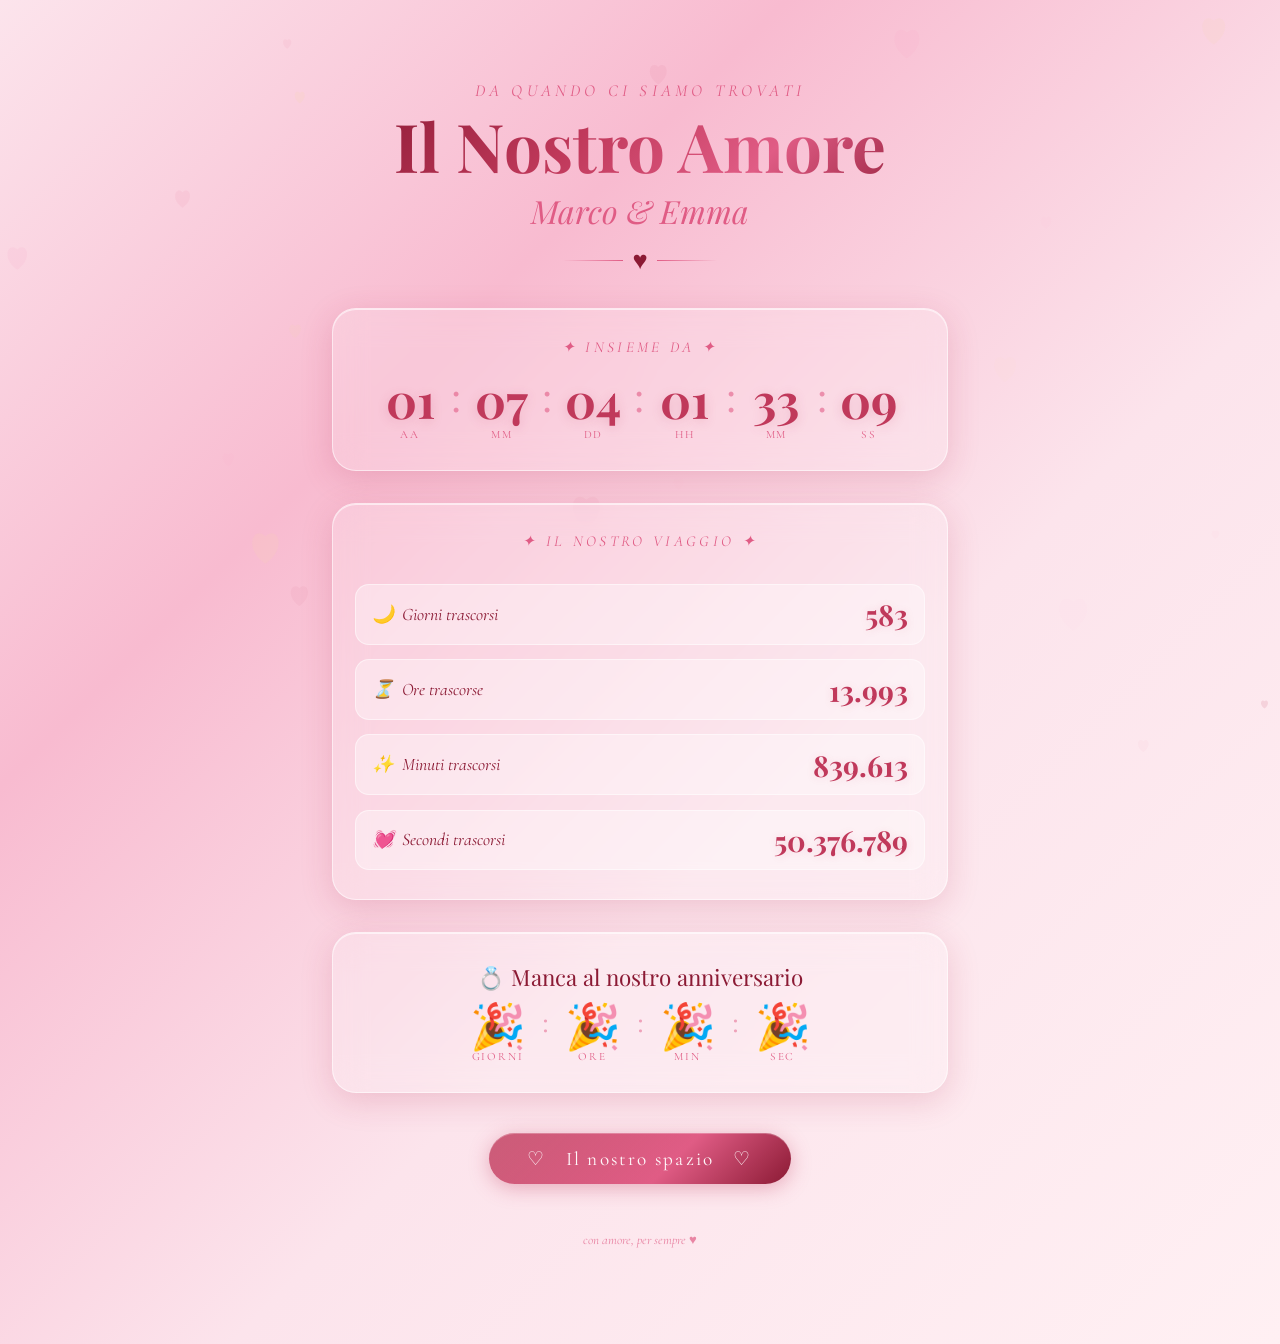
<file: index.html>
<!DOCTYPE html>
<html lang="it">
<head>
  <meta charset="UTF-8" />
  <meta name="viewport" content="width=device-width, initial-scale=1.0" />
  <title>Marco & Emma 💗</title>
  <link rel="stylesheet" href="css/style.css" />
</head>
<body>

<!-- Canvas cuori animati sullo sfondo -->
<canvas id="hearts-canvas"></canvas>

<div class="page-wrapper">

  <!-- ═══════════ HEADER ═══════════ -->
  <header class="header">
    <!-- MODIFICA: sottotitolo -->
    <div class="sub">da quando ci siamo trovati</div>
    <!-- MODIFICA: titolo principale -->
    <h1>Il Nostro Amore</h1>
    <!-- MODIFICA: nomi -->
    <div class="names">Marco &amp; Emma</div>
    <div class="heart-divider"><span class="heart-pulse">♥</span></div>
  </header>

  <!-- ═══════════ CONTATORE PRINCIPALE  aa:mm:dd:hh:mm:ss ═══════════ -->
  <div class="card">
    <div class="card-label">✦ Insieme da ✦</div>
    <div class="main-counter">

      <div class="time-unit">
        <div class="num" id="mc-years">00</div>
        <div class="lbl">aa</div>
      </div>
      <div class="sep">:</div>

      <div class="time-unit">
        <div class="num" id="mc-months">00</div>
        <div class="lbl">mm</div>
      </div>
      <div class="sep">:</div>

      <div class="time-unit">
        <div class="num" id="mc-days">00</div>
        <div class="lbl">dd</div>
      </div>
      <div class="sep">:</div>

      <div class="time-unit">
        <div class="num" id="mc-hours">00</div>
        <div class="lbl">hh</div>
      </div>
      <div class="sep">:</div>

      <div class="time-unit">
        <div class="num" id="mc-mins">00</div>
        <div class="lbl">mm</div>
      </div>
      <div class="sep">:</div>

      <div class="time-unit">
        <div class="num" id="mc-secs">00</div>
        <div class="lbl">ss</div>
      </div>

    </div>
  </div>

  <!-- ═══════════ CONTATORI SECONDARI ═══════════ -->
  <div class="card secondary-counters">
    <div class="card-label">✦ Il nostro viaggio ✦</div>

    <div class="sec-row">
      <span class="sec-lbl"><span class="icon">🌙</span> Giorni trascorsi</span>
      <span class="sec-val" id="sc-days">0</span>
    </div>

    <div class="sec-row">
      <span class="sec-lbl"><span class="icon">⏳</span> Ore trascorse</span>
      <span class="sec-val" id="sc-hours">0</span>
    </div>

    <div class="sec-row">
      <span class="sec-lbl"><span class="icon">✨</span> Minuti trascorsi</span>
      <span class="sec-val" id="sc-mins">0</span>
    </div>

    <div class="sec-row">
      <span class="sec-lbl"><span class="icon">💓</span> Secondi trascorsi</span>
      <span class="sec-val" id="sc-secs">0</span>
    </div>
  </div>

  <!-- ═══════════ CONTATORE ANNIVERSARIO ═══════════ -->
  <div class="card">
    <!-- MODIFICA: la data anniversario si cambia in index.js (ANNIV_DATE) -->
    <div class="anniversary-title">💍 Manca al nostro anniversario</div>
    <div class="anniv-counter">

      <div class="anniv-unit">
        <div class="anum" id="an-days">--</div>
        <div class="albl">giorni</div>
      </div>
      <div class="anniv-sep">:</div>

      <div class="anniv-unit">
        <div class="anum" id="an-hours">--</div>
        <div class="albl">ore</div>
      </div>
      <div class="anniv-sep">:</div>

      <div class="anniv-unit">
        <div class="anum" id="an-mins">--</div>
        <div class="albl">min</div>
      </div>
      <div class="anniv-sep">:</div>

      <div class="anniv-unit">
        <div class="anum" id="an-secs">--</div>
        <div class="albl">sec</div>
      </div>

    </div>
  </div>

  <!-- ═══════════ BOTTONE SECONDA PAGINA ═══════════ -->
  <div class="btn-wrapper">
    <!-- MODIFICA: cambia href per collegare la seconda pagina -->
    <a href="story.html" class="btn-main">
      ♡ &nbsp; Il nostro spazio &nbsp; ♡
    </a>
  </div>

  <footer class="footer">con amore, per sempre ♥</footer>

</div>

<!-- JS caricato per ultimo, dopo il DOM -->
<script src="js/script.js"></script>

</body>
</html>
</file>
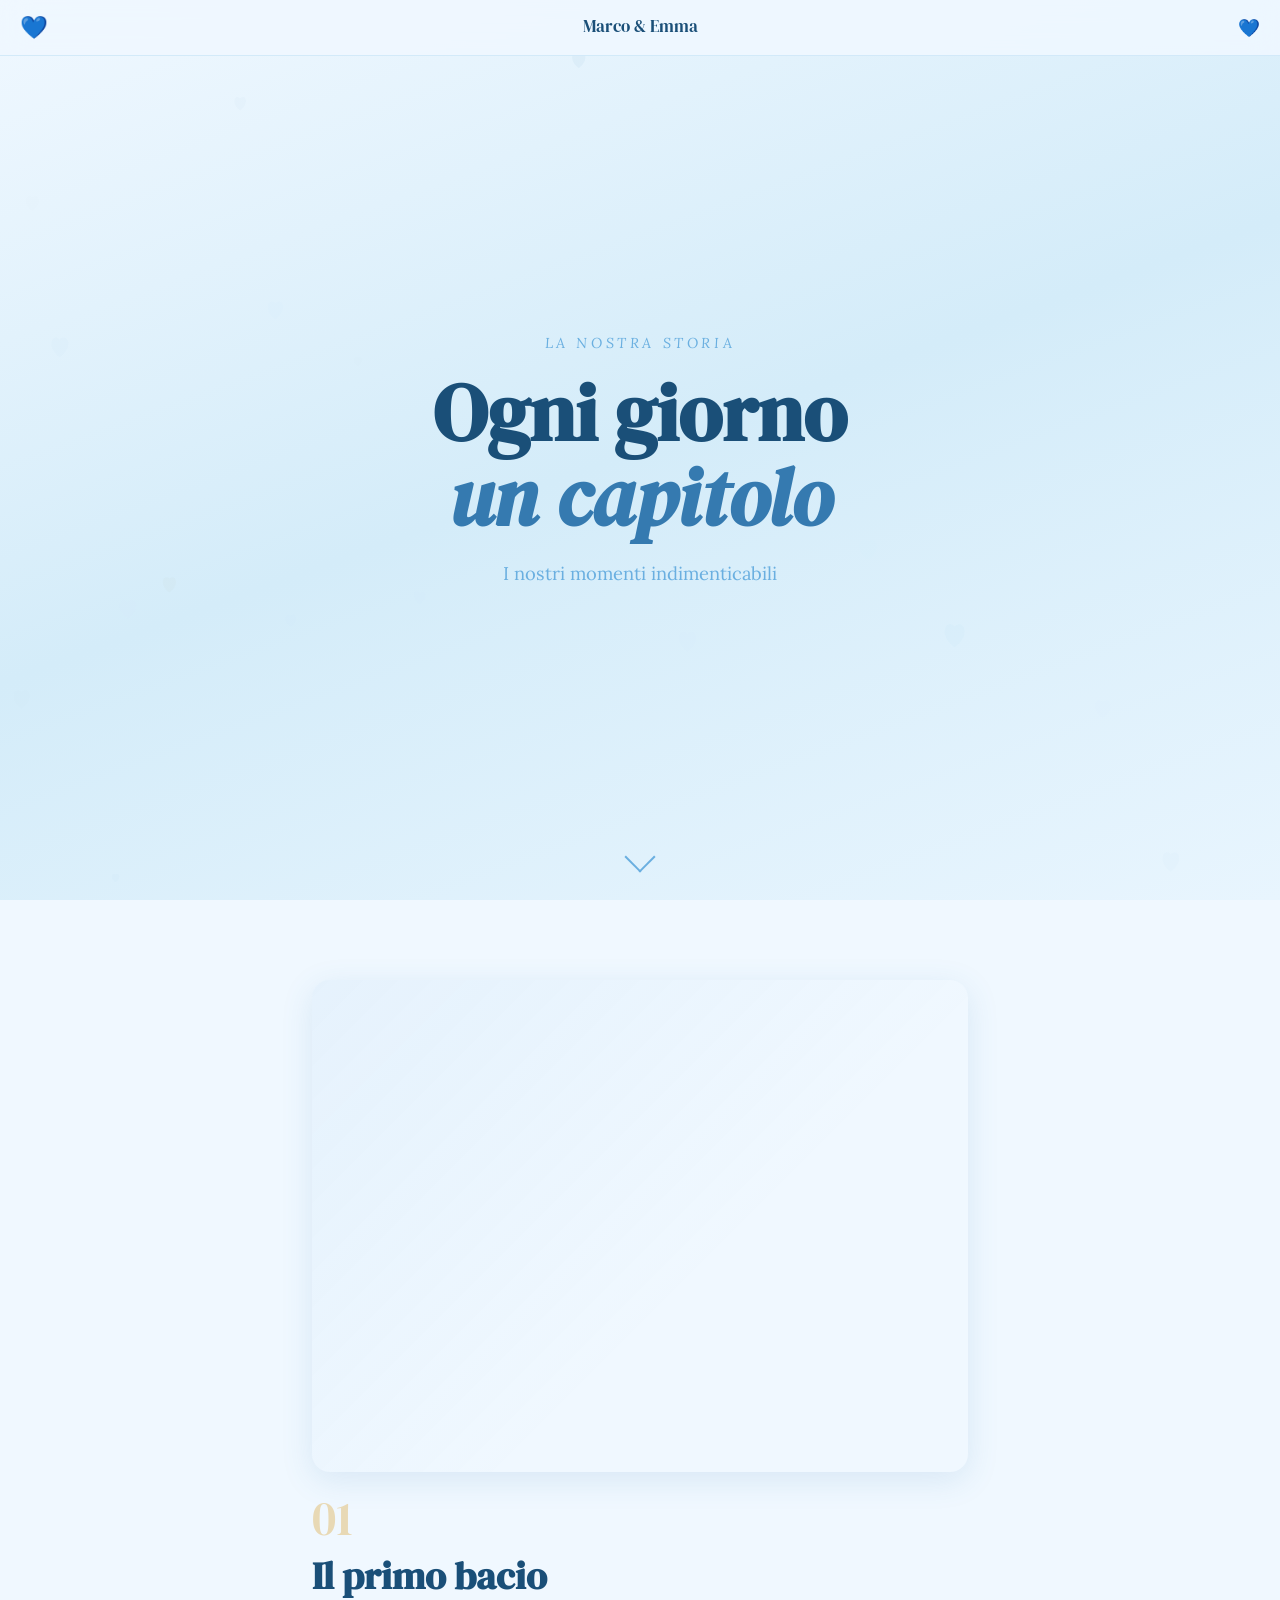
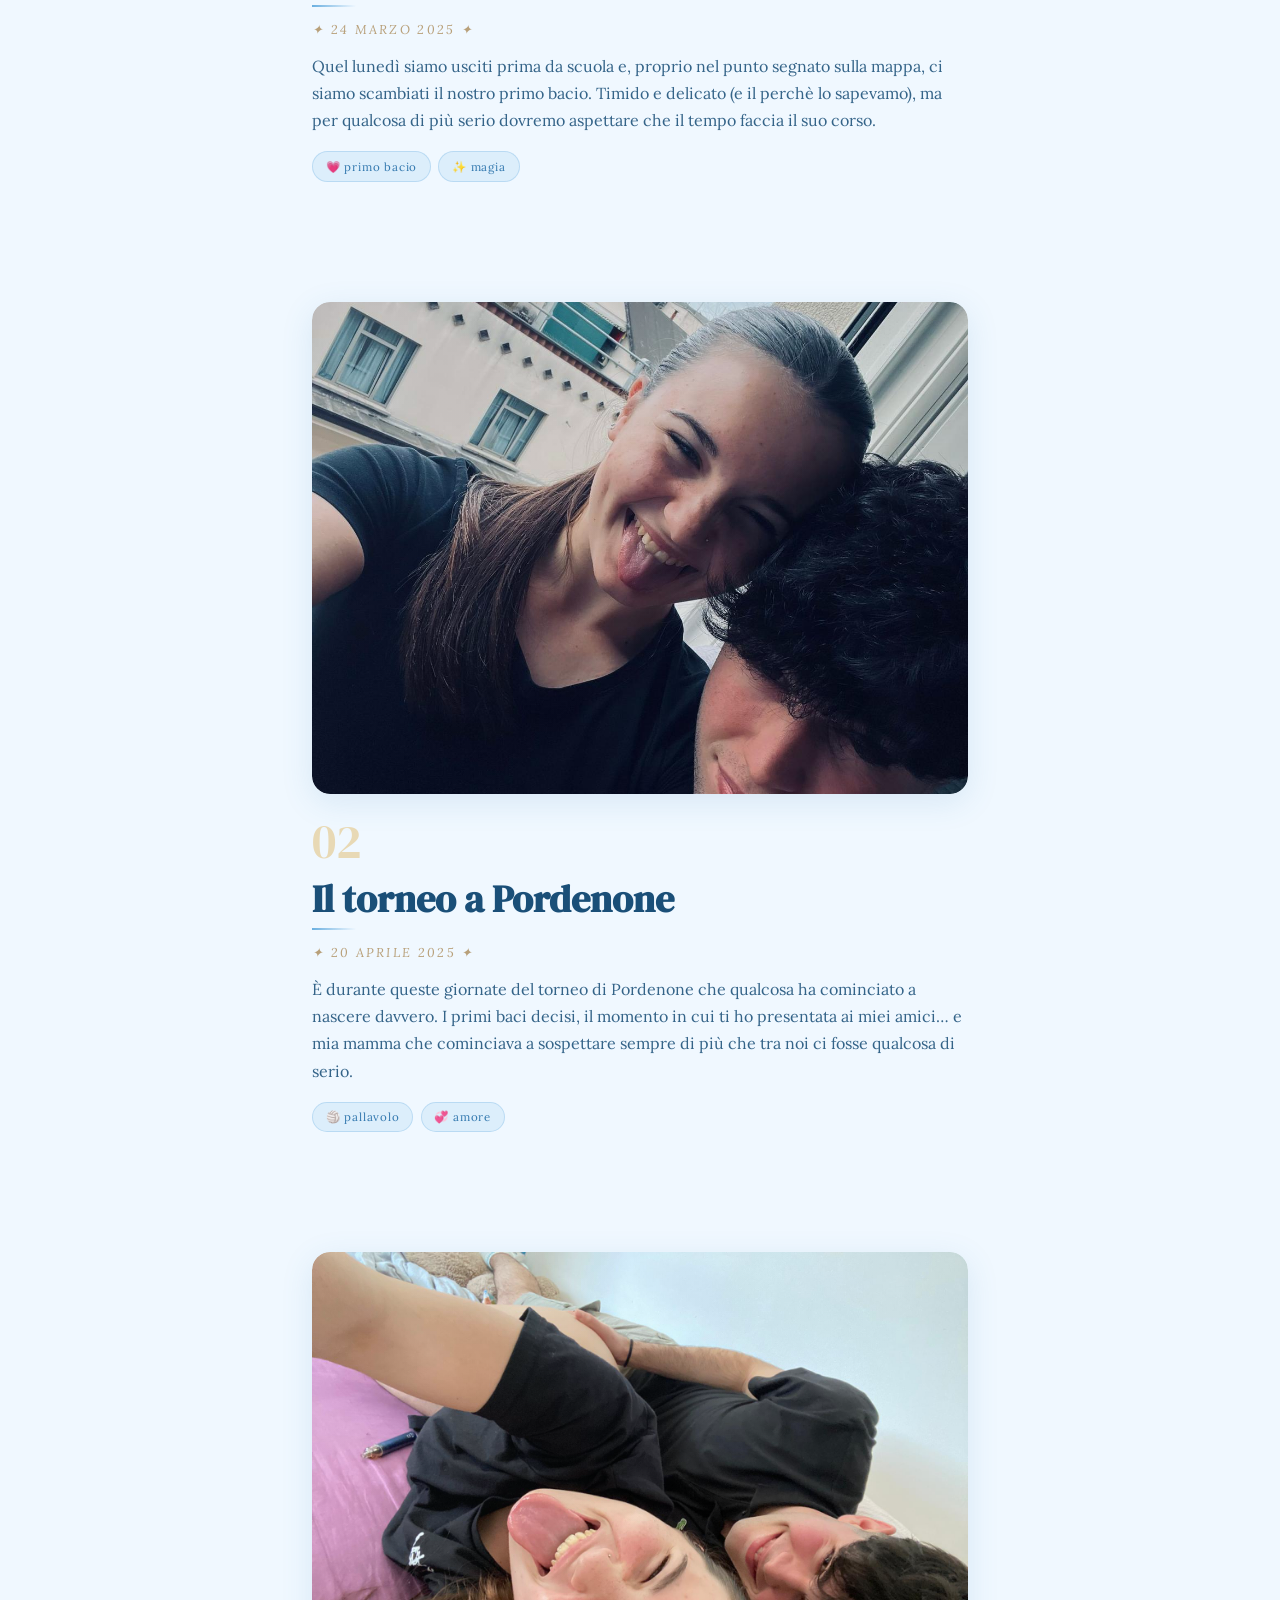
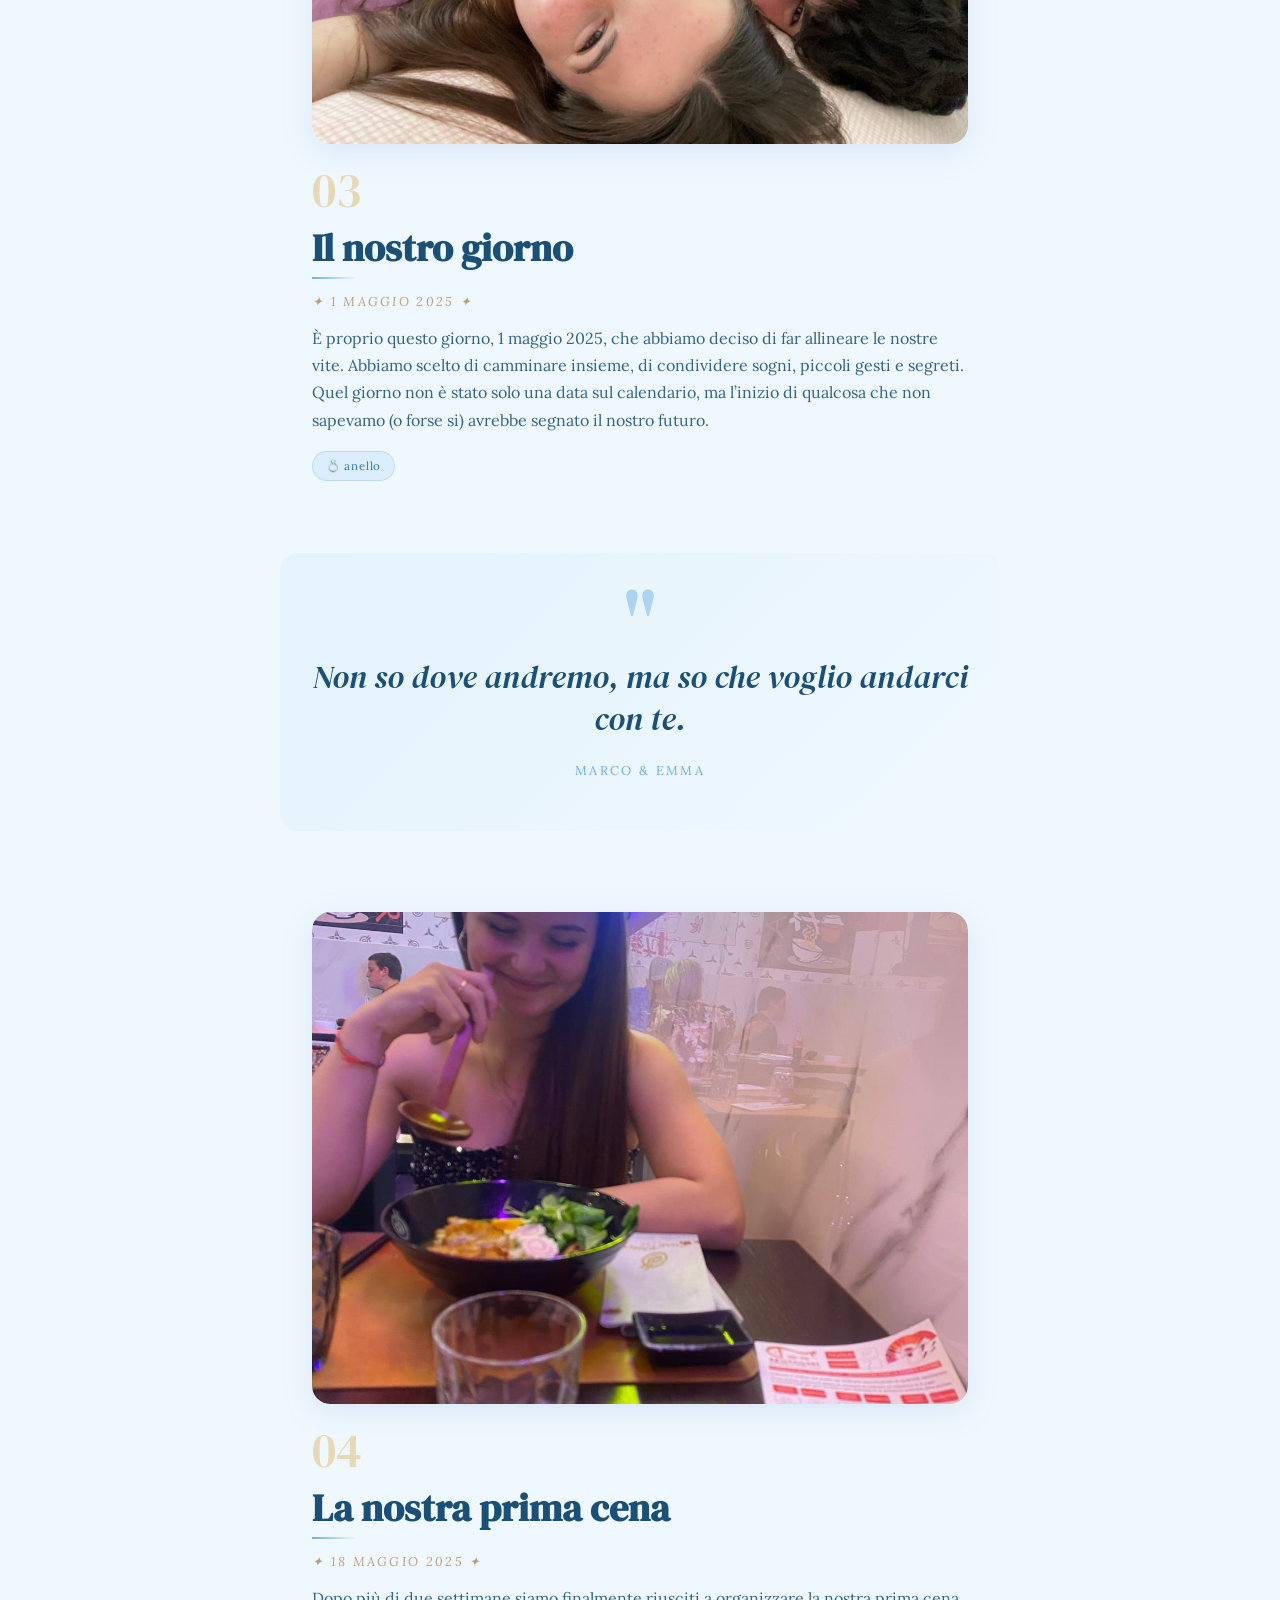
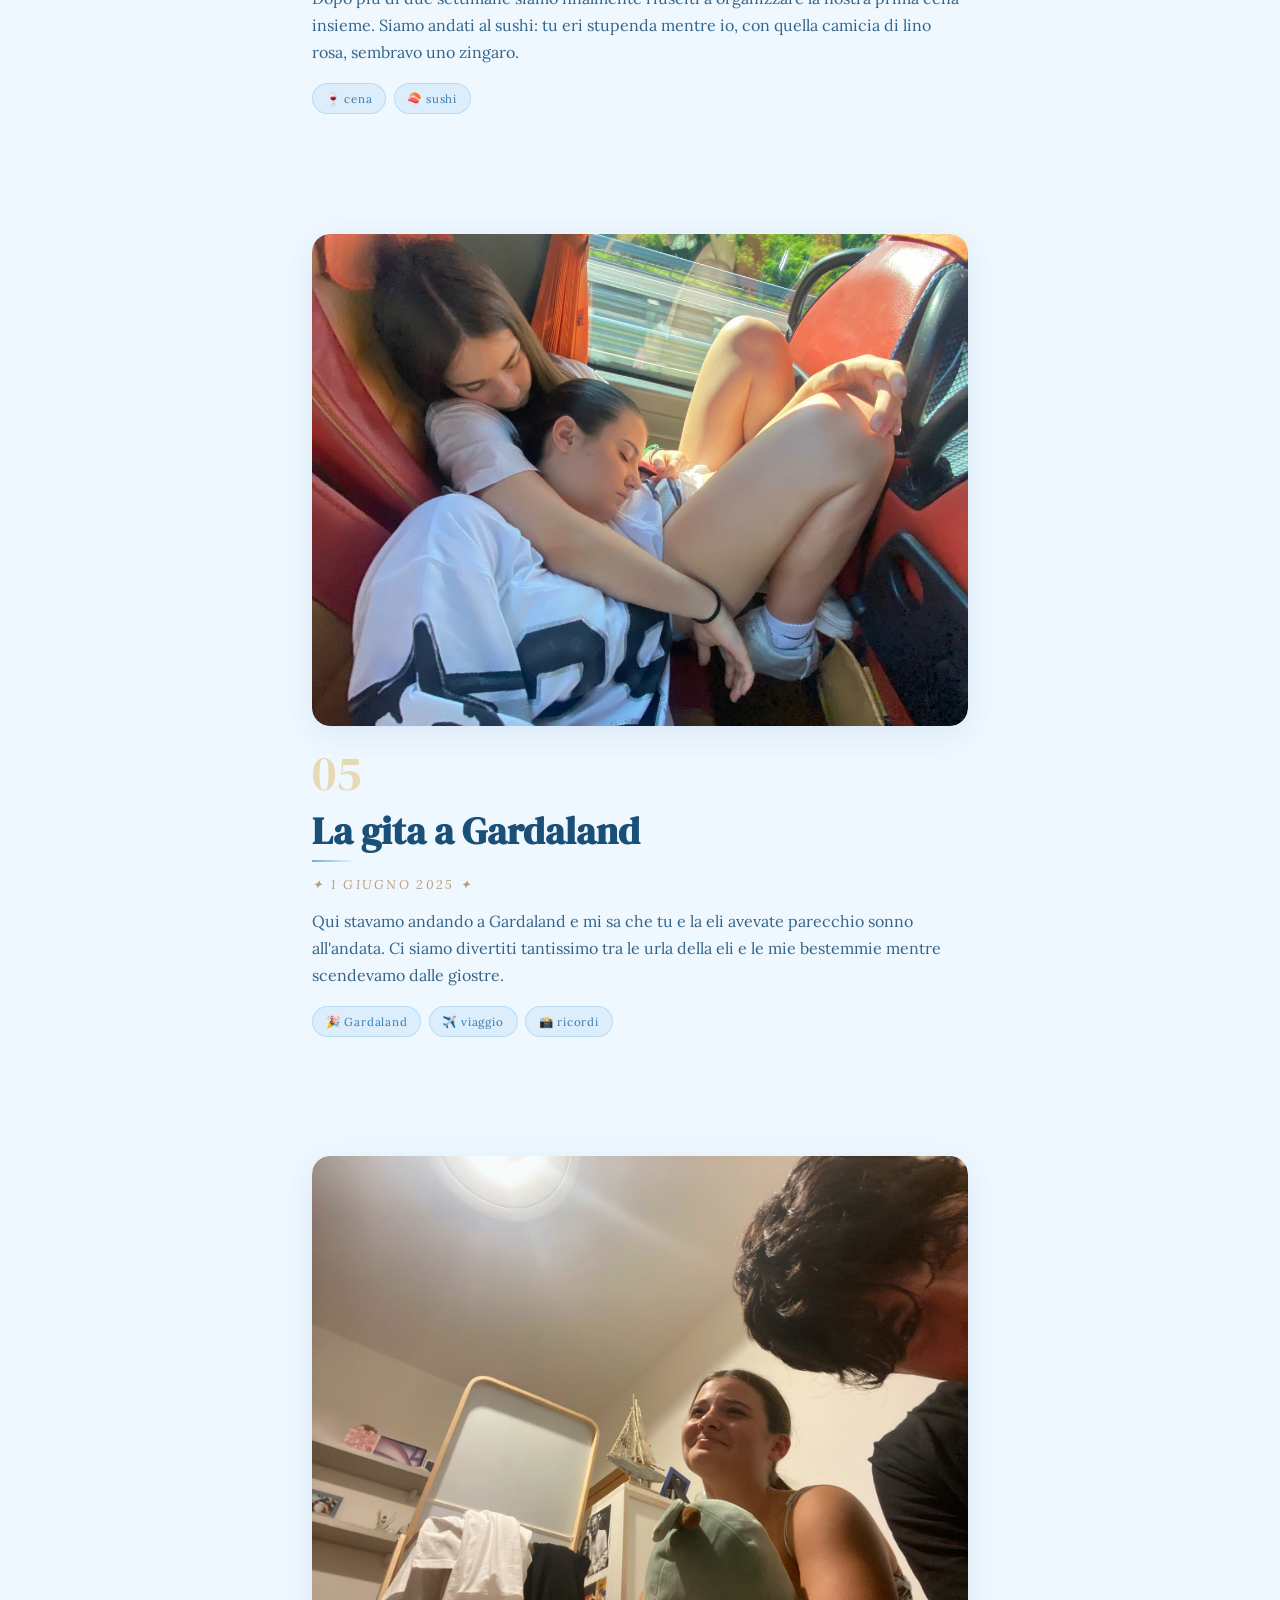
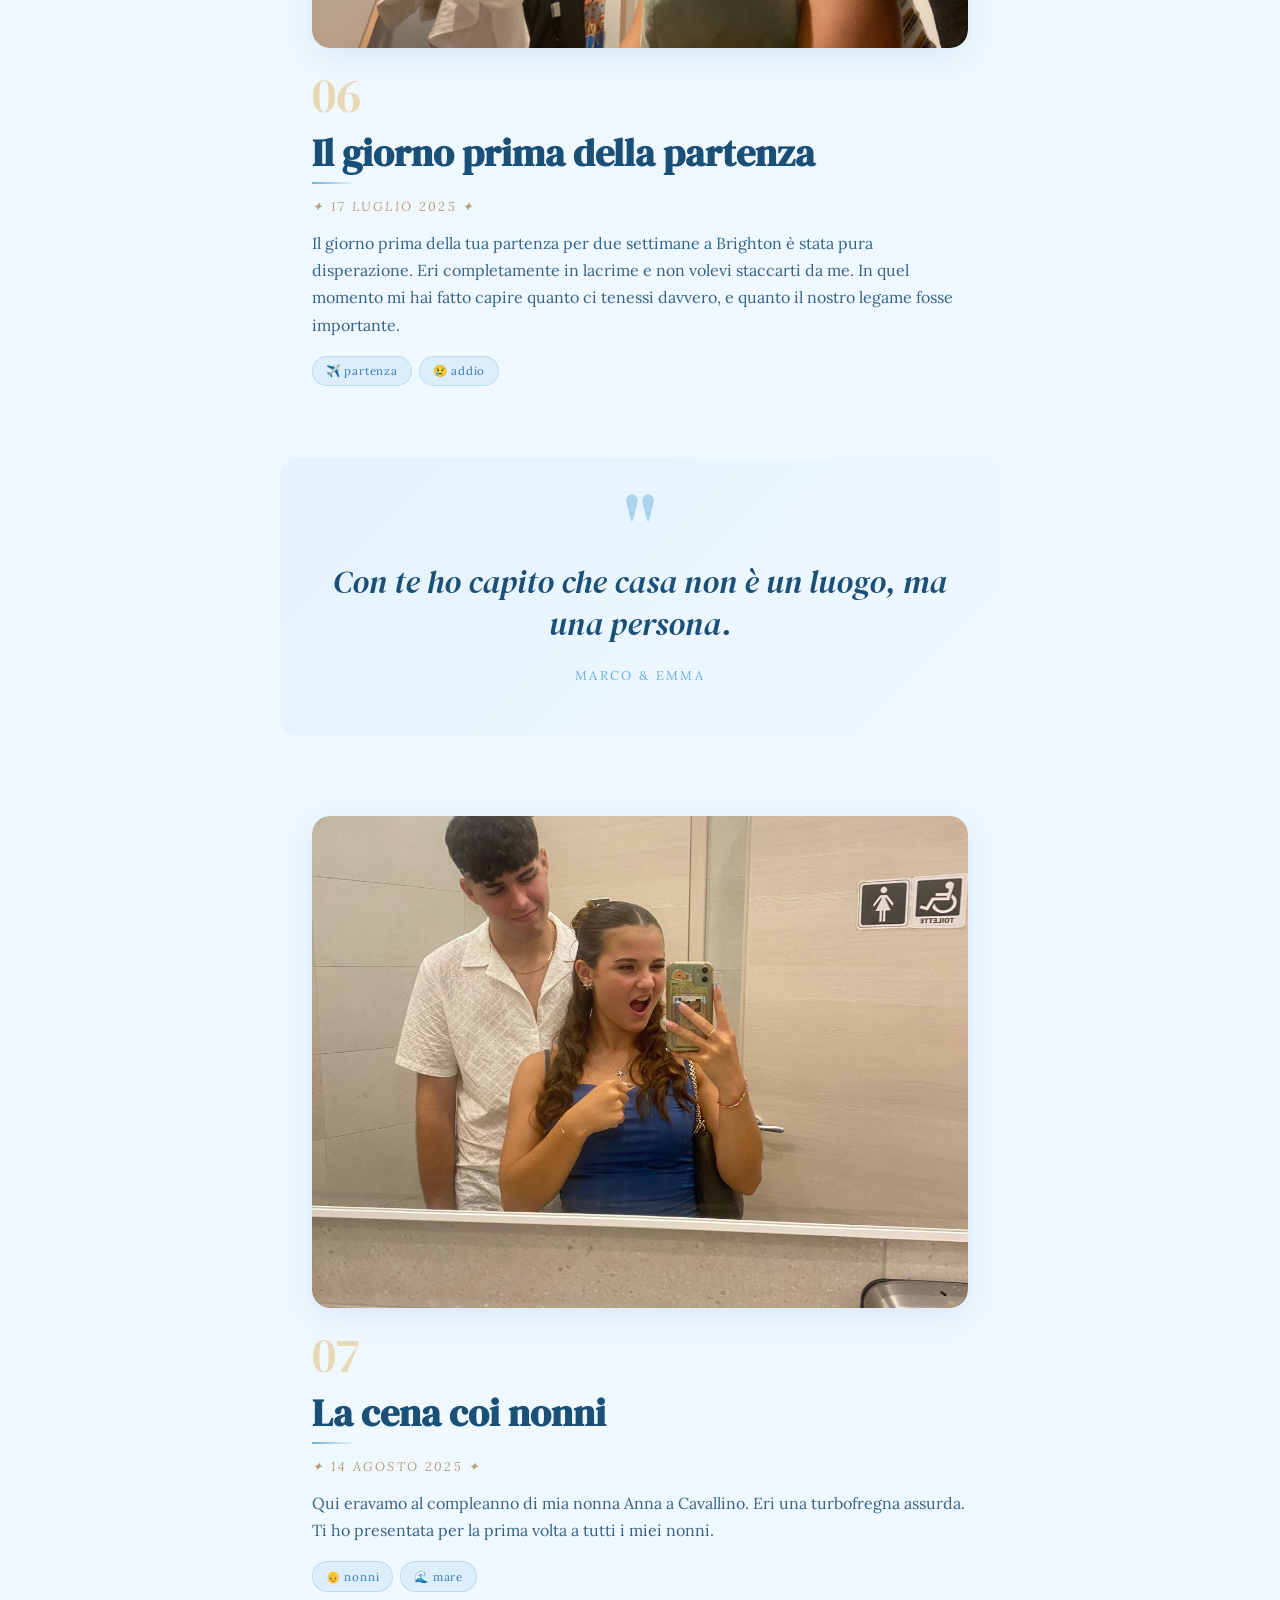
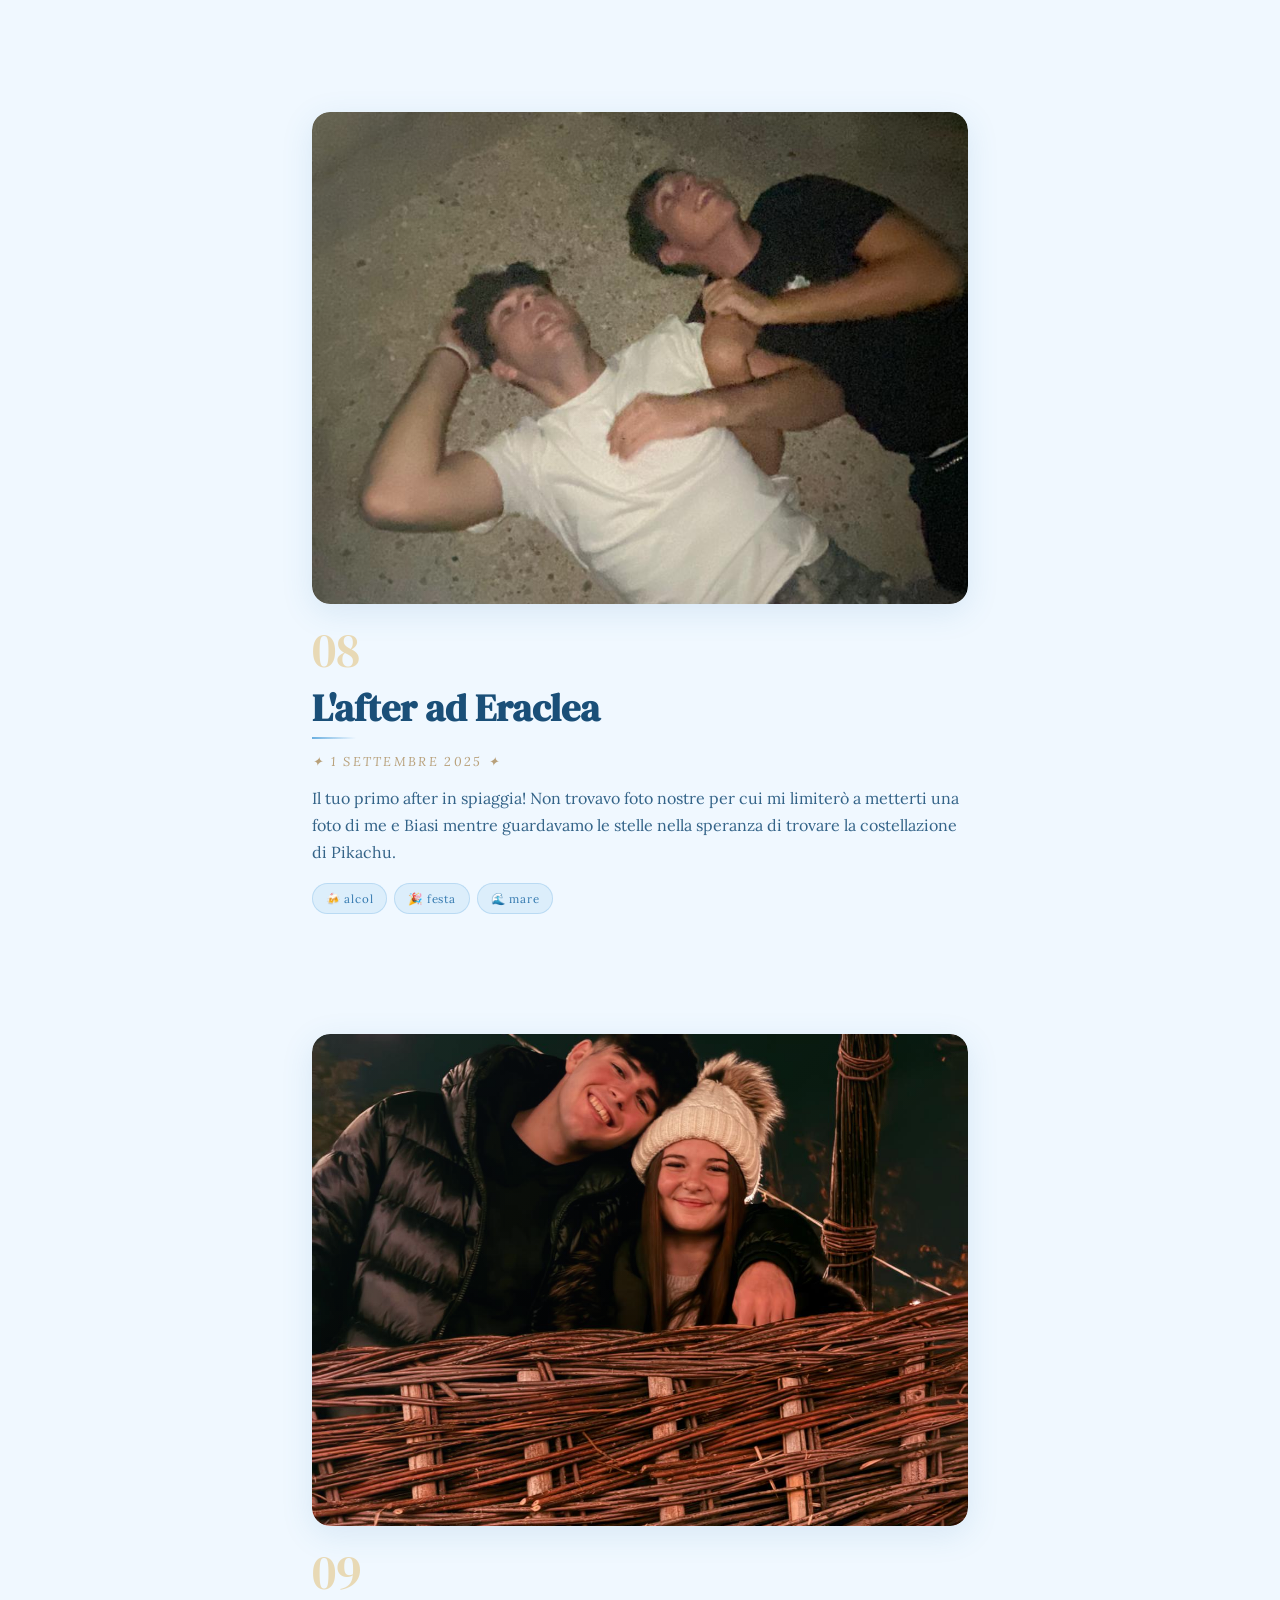
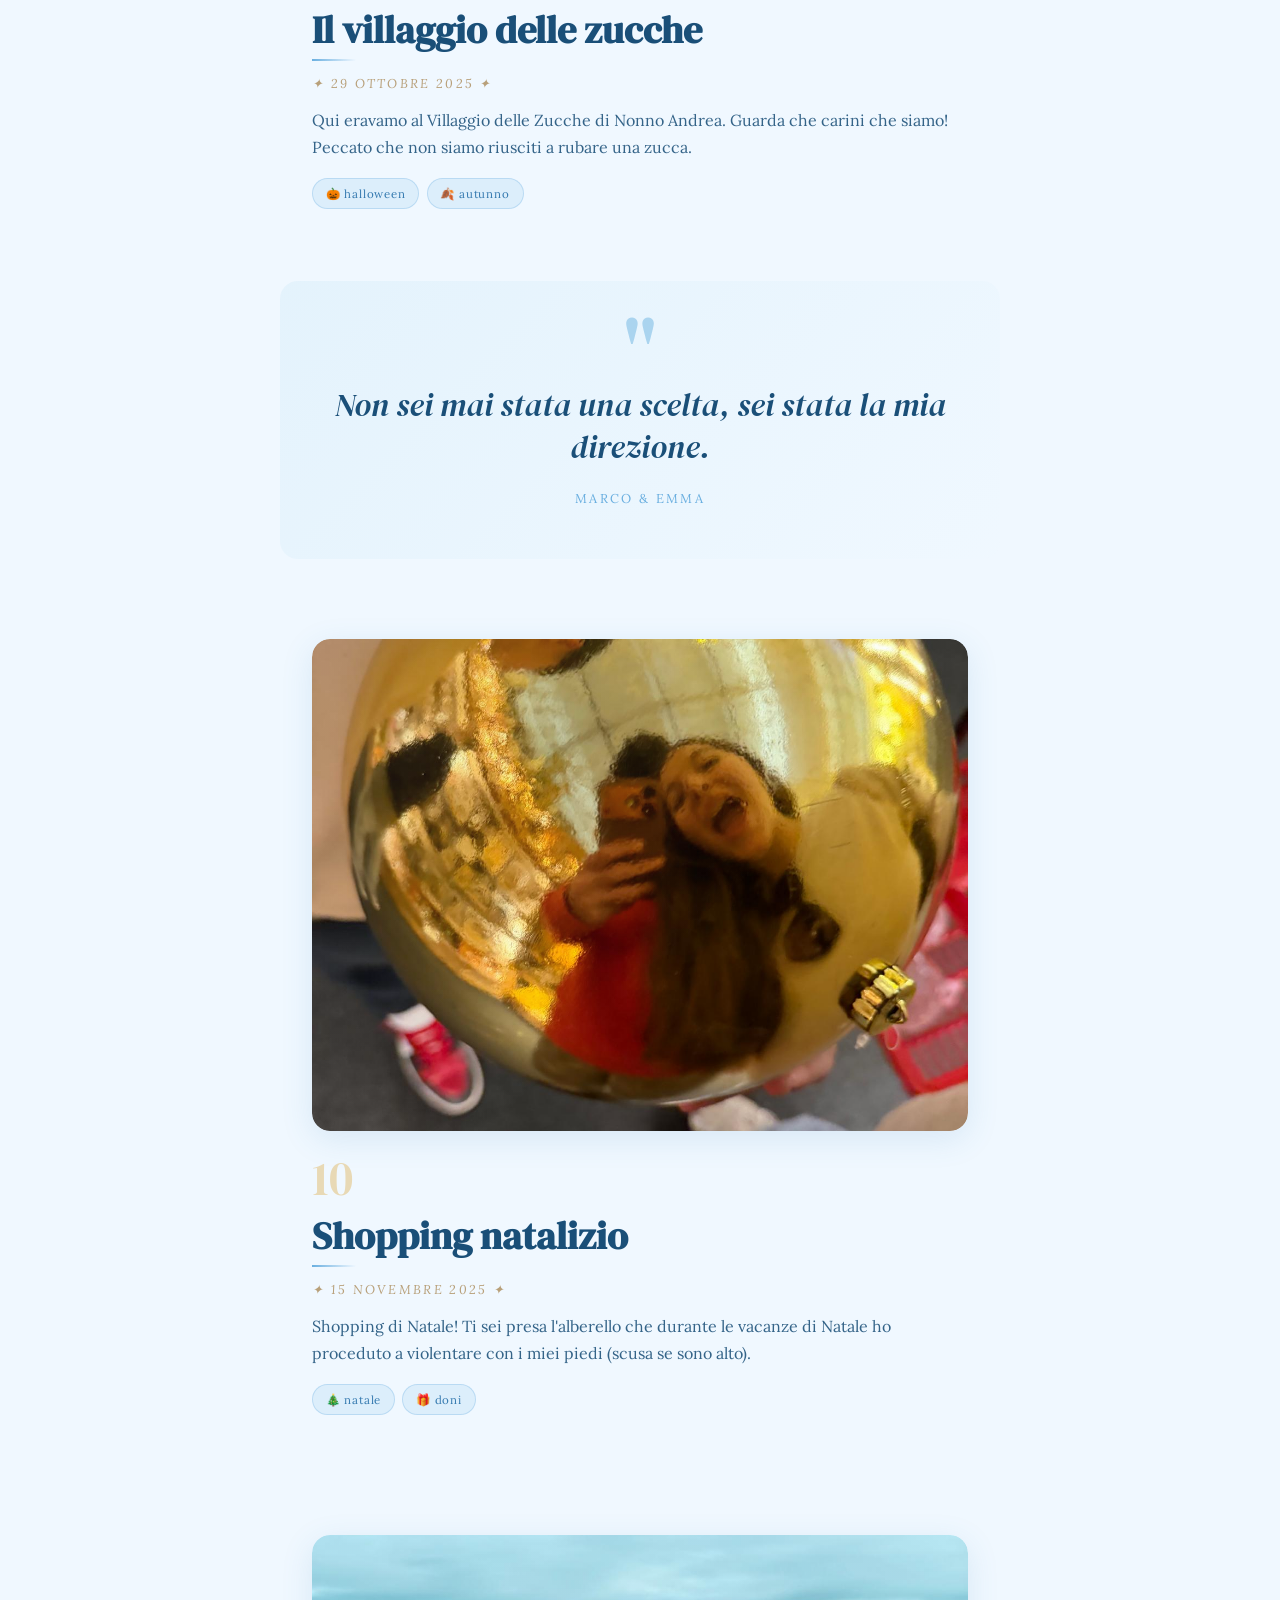
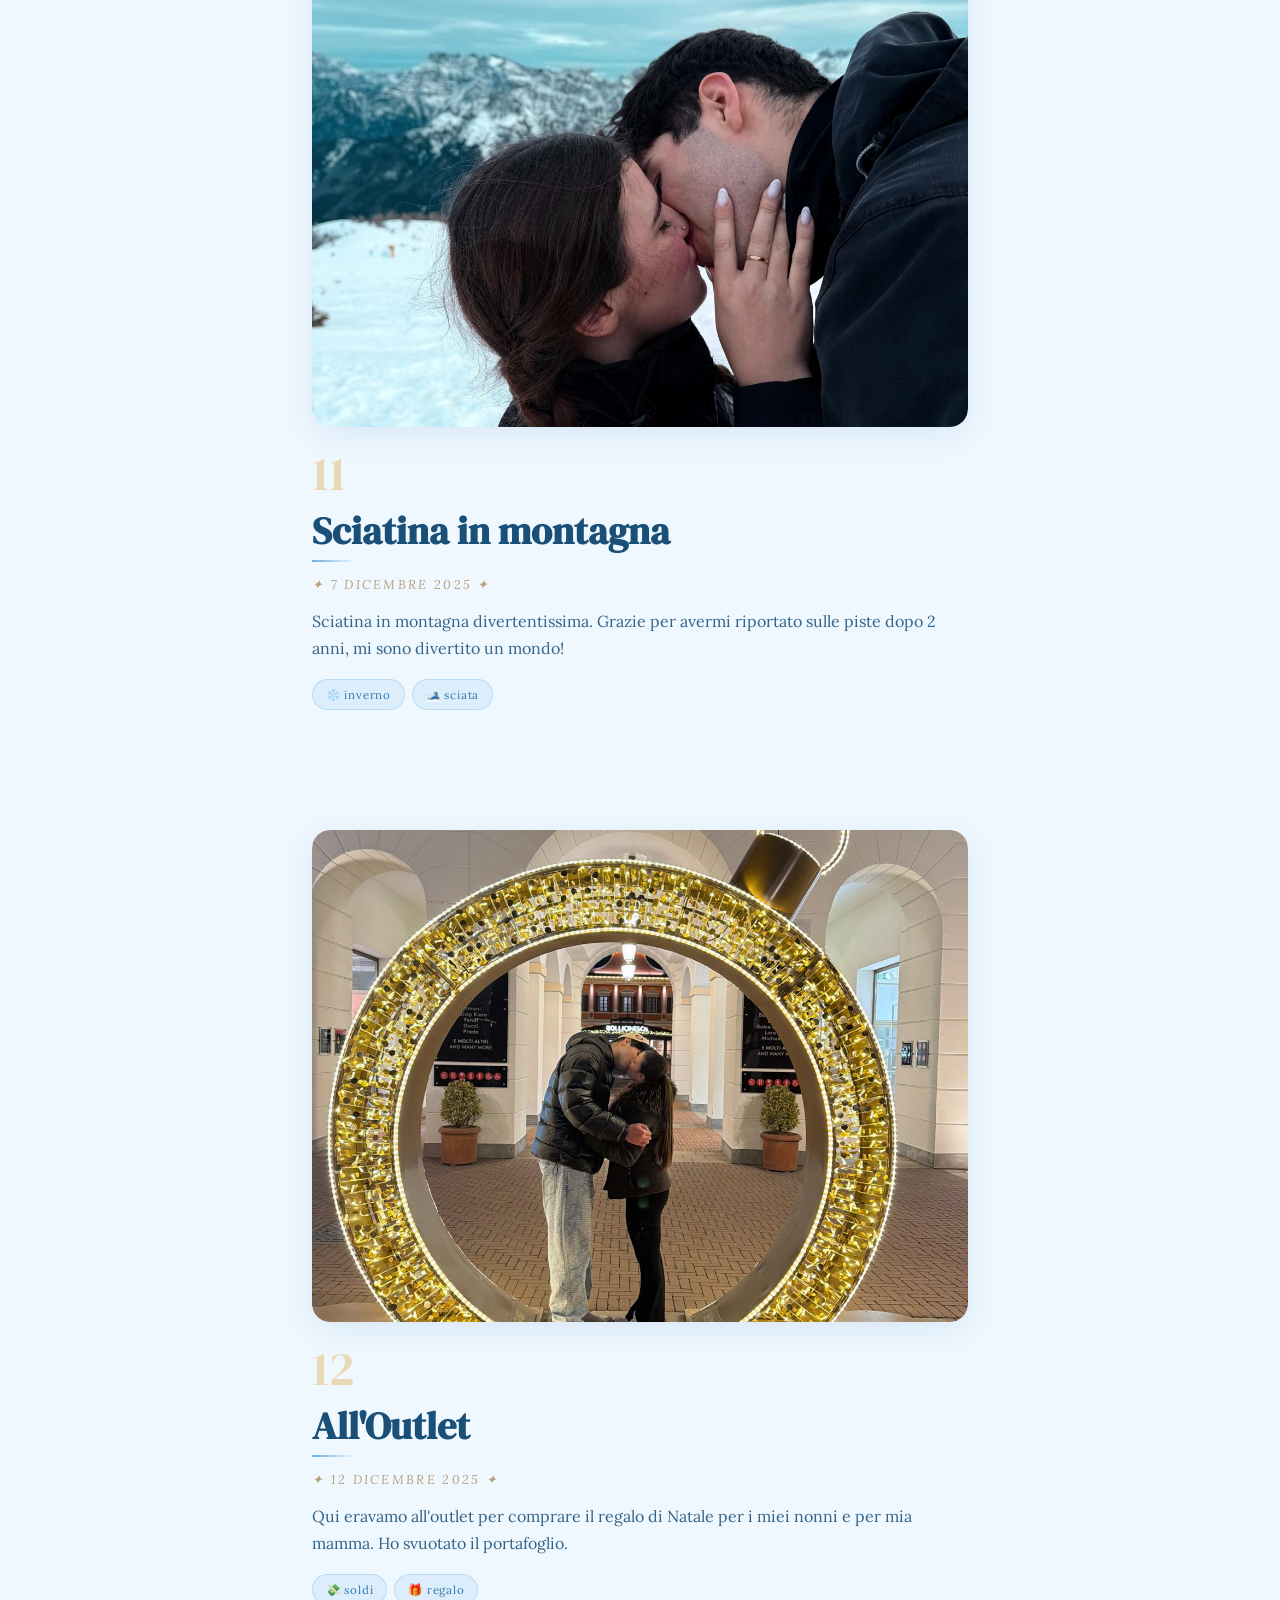
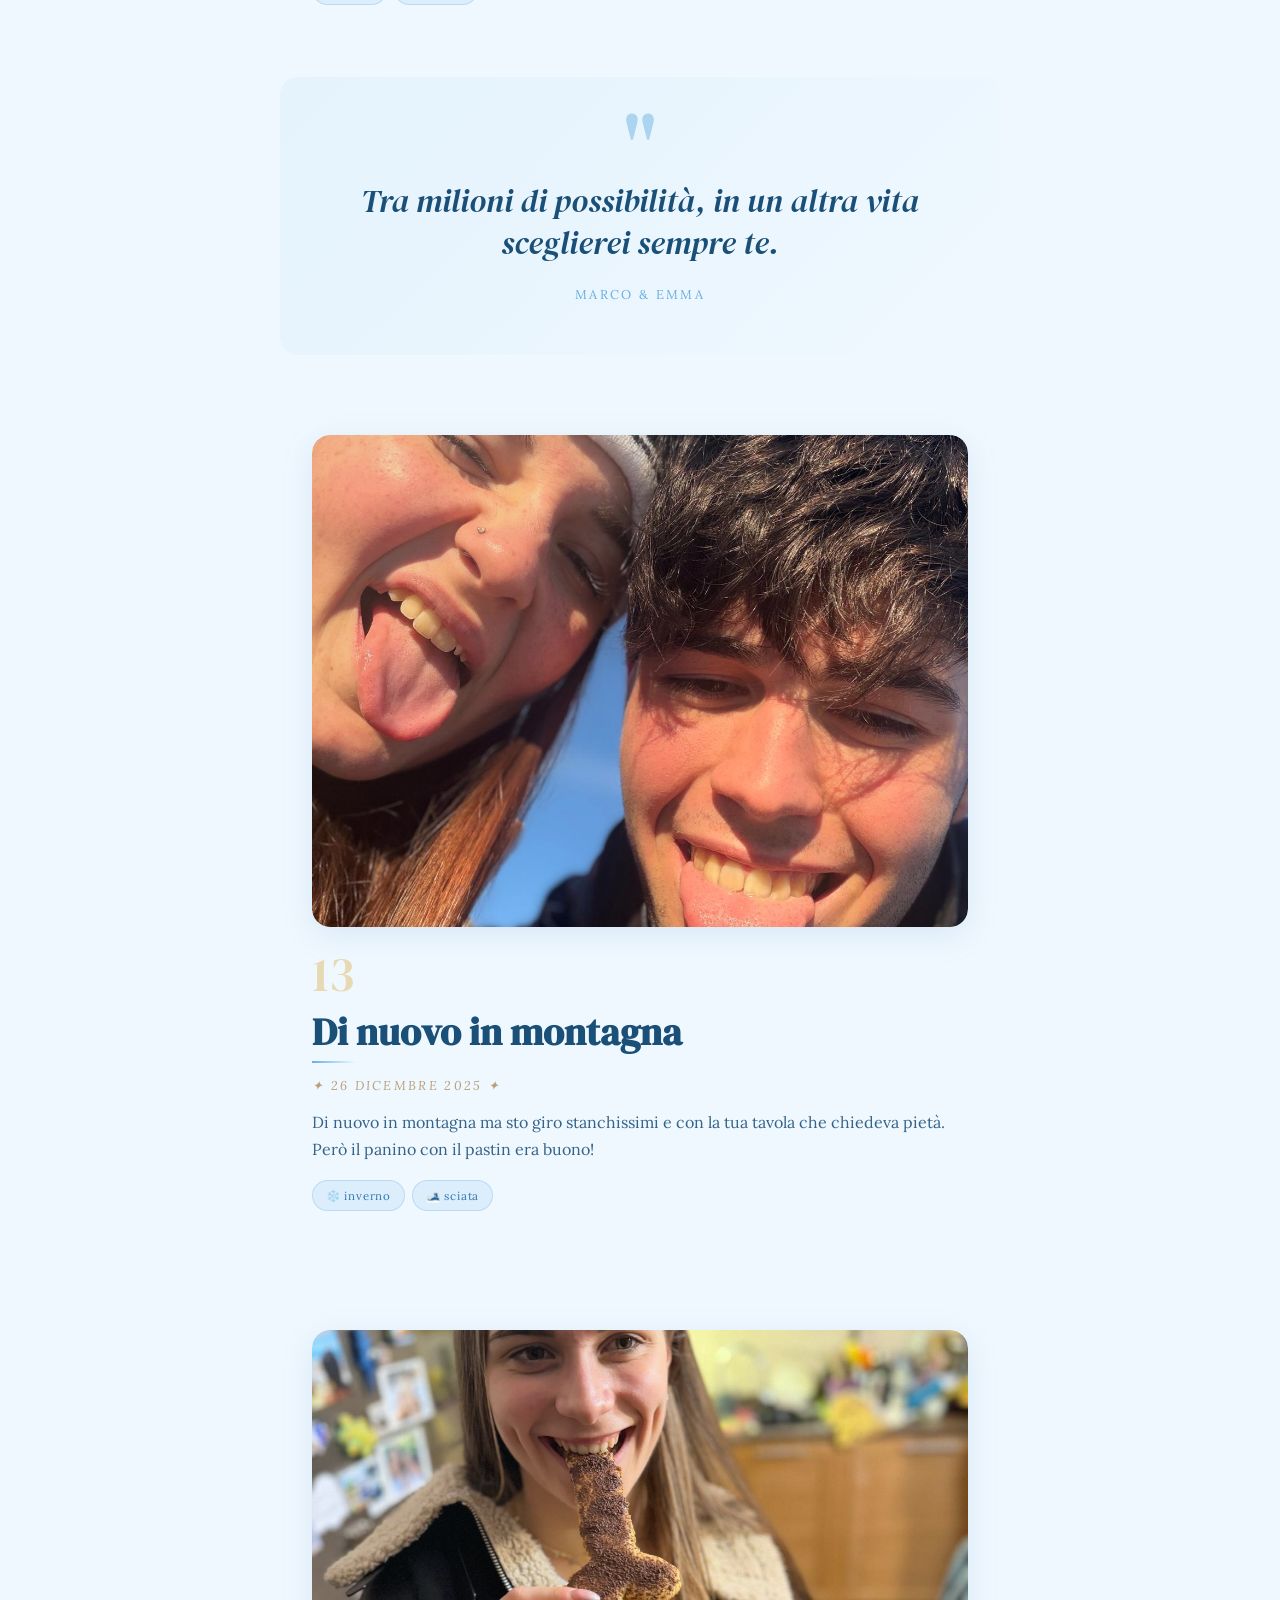
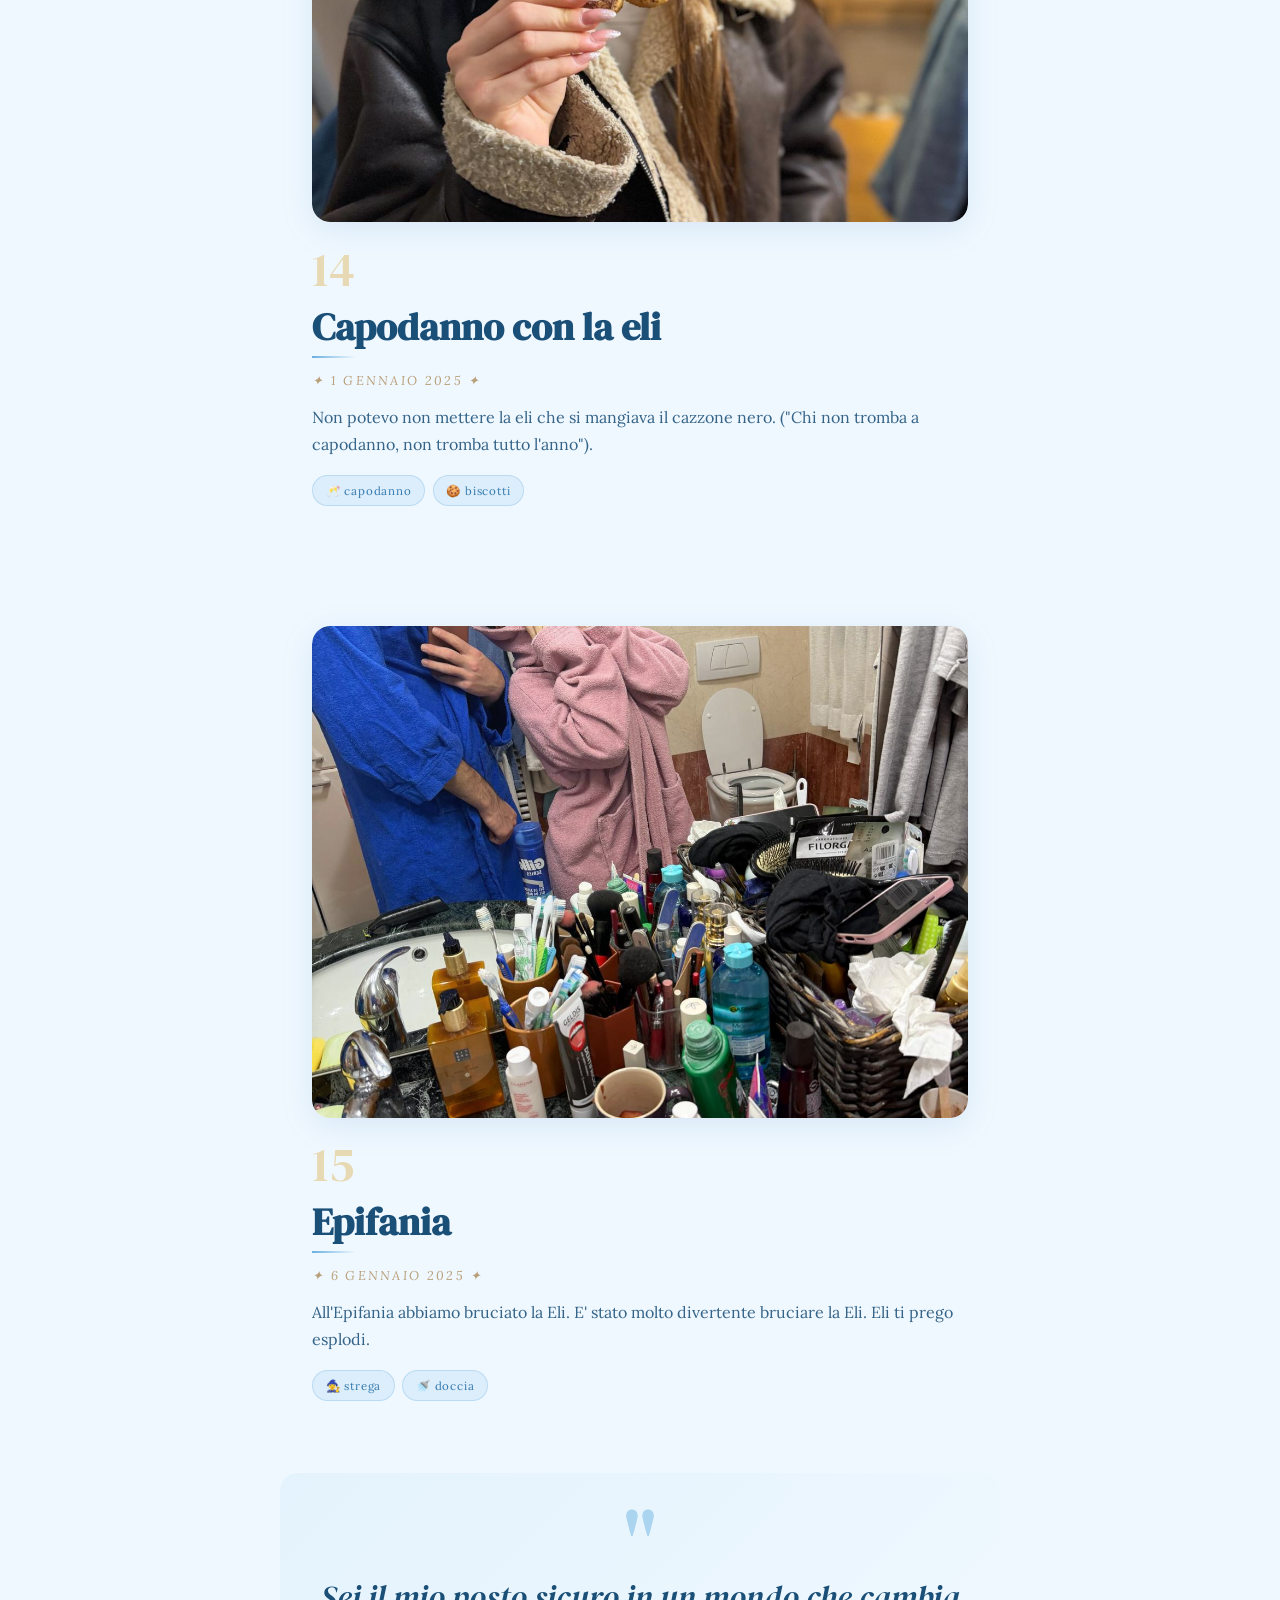
<file: story.html>
<!DOCTYPE html>
<html lang="it">
<head>
  <meta charset="UTF-8" />
  <meta name="viewport" content="width=device-width, initial-scale=1.0" />
  <title>Marco & Emma — La nostra storia 💙</title>
  <link rel="stylesheet" href="css/story.css" />
</head>
<body>

  <div id="scroll-progress"></div>

  <header class="site-header">
    <a href="index.html" class="back-link">💙</a>
    <span class="site-header__title">Marco &amp; Emma</span>
    <span class="site-header__heart">💙</span>
  </header>

  <section class="hero">
    <div class="hero__inner">
      <p class="hero__eyebrow reveal reveal--fade">la nostra storia</p>
      <h1 class="hero__title reveal reveal--up">
        Ogni giorno<br><em>un capitolo</em>
      </h1>
      <p class="hero__sub reveal reveal--up" style="--delay:.15s">
        I nostri momenti indimenticabili
      </p>
    </div>
    <div class="hero__scroll-hint" aria-hidden="true"><span></span></div>
    <canvas id="hero-canvas"></canvas>
  </section>

  <main class="timeline">
    <div class="timeline__line" aria-hidden="true"></div>

    <!-- ══ 01 ══ -->
    <article class="chapter" data-index="01">
      <div class="chapter__media reveal reveal--up">
        <iframe
          class="chapter__map"
          src="https://www.google.com/maps/embed?pb=!1m17!1m12!1m3!1d834.6050368820007!2d12.554941269667099!3d45.63299493596227!2m3!1f0!2f0!3f0!3m2!1i1024!2i768!4f13.1!3m2!1m1!2zNDXCsDM3JzU4LjgiTiAxMsKwMzMnMjAuMSJF!5e1!3m2!1sit!2sit!4v1772333071497!5m2!1sit!2sit"
          allowfullscreen=""
          loading="lazy"
          referrerpolicy="no-referrer-when-downgrade"
          title="Il nostro primo bacio"
        ></iframe>
        <div class="chapter__img-glow"></div>
      </div>
      <div class="chapter__content reveal reveal--up" style="--delay:.12s">
        <span class="chapter__number">01</span>
        <h2 class="chapter__title">Il primo bacio</h2>
        <p class="chapter__date">✦ 24 Marzo 2025 ✦</p>
        <p class="chapter__text">
            Quel lunedì siamo usciti prima da scuola e, proprio nel punto segnato sulla mappa, ci siamo scambiati il nostro primo bacio. 
            Timido e delicato (e il perchè lo sapevamo), ma per qualcosa di più serio dovremo aspettare che il tempo faccia il suo corso.
        </p>
        <div class="chapter__tag-row">
          <span class="tag">💗 primo bacio</span>
          <span class="tag">✨ magia</span>
        </div>
      </div>
    </article>

    <!-- ══ 02 ══ -->
    <article class="chapter" data-index="02">
      <div class="chapter__media reveal reveal--up">
        <img src="img/2.jpeg" alt="Il torneo a Pordenone" class="chapter__img" loading="lazy" />
        <div class="chapter__img-glow"></div>
      </div>
      <div class="chapter__content reveal reveal--up" style="--delay:.12s">
        <span class="chapter__number">02</span>
        <h2 class="chapter__title">Il torneo a Pordenone</h2>
        <p class="chapter__date">✦ 20 Aprile 2025 ✦</p>
        <p class="chapter__text">
            È durante queste giornate del torneo di Pordenone che qualcosa ha cominciato a nascere davvero. I primi baci decisi, 
            il momento in cui ti ho presentata ai miei amici… e mia mamma che cominciava a sospettare sempre di più che tra noi ci fosse qualcosa di serio.
        </p>
        <div class="chapter__tag-row">
          <span class="tag">🏐 pallavolo</span>
          <span class="tag">💞 amore</span>
        </div>
      </div>
    </article>

    <!-- ══ 03 ══ -->
    <article class="chapter" data-index="03">
      <div class="chapter__media reveal reveal--up">
        <img src="img/3.jpeg" alt="Il nostro giorno" class="chapter__img" loading="lazy" />
        <div class="chapter__img-glow"></div>
      </div>
      <div class="chapter__content reveal reveal--up" style="--delay:.12s">
        <span class="chapter__number">03</span>
        <h2 class="chapter__title">Il nostro giorno</h2>
        <p class="chapter__date">✦ 1 Maggio 2025 ✦</p>
        <p class="chapter__text">
            È proprio questo giorno, 1 maggio 2025, che abbiamo deciso di far allineare le nostre vite. 
            Abbiamo scelto di camminare insieme, di condividere sogni, piccoli gesti e segreti. 
            Quel giorno non è stato solo una data sul calendario, ma l’inizio di qualcosa che non sapevamo (o forse si) avrebbe segnato il nostro futuro.
        </p>
        <div class="chapter__tag-row">
          <span class="tag">💍 anello</span>
        </div>
      </div>
    </article>

    <!-- ══ CITAZIONE 1 ══ -->
    <div class="chapter chapter--quote reveal reveal--scale">
      <blockquote class="quote-block">
        <span class="quote-block__mark">"</span>
        <p class="quote-block__text">Non so dove andremo, ma so che voglio andarci con te.</p>
        <cite class="quote-block__cite">Marco &amp; Emma</cite>
      </blockquote>
    </div>

    <!-- ══ 04 ══ -->
    <article class="chapter" data-index="04">
      <div class="chapter__media reveal reveal--up">
        <img src="img/4.jpeg" alt="La nostra prima cena" class="chapter__img" loading="lazy" />
        <div class="chapter__img-glow"></div>
      </div>
      <div class="chapter__content reveal reveal--up" style="--delay:.12s">
        <span class="chapter__number">04</span>
        <h2 class="chapter__title">La nostra prima cena</h2>
        <p class="chapter__date">✦ 18 Maggio 2025 ✦</p>
        <p class="chapter__text">
            Dopo più di due settimane siamo finalmente riusciti a organizzare la nostra prima cena insieme. 
            Siamo andati al sushi: tu eri stupenda mentre io, con quella camicia di lino rosa, 
            sembravo uno zingaro.
        </p>
        <div class="chapter__tag-row">
          <span class="tag">🍷 cena</span>
          <span class="tag">🍣 sushi</span>
        </div>
      </div>
    </article>

    <!-- ══ 05 ══ -->
    <article class="chapter" data-index="05">
      <div class="chapter__media reveal reveal--up">
        <img src="img/5.jpeg" alt="La gita a Gardaland" class="chapter__img" loading="lazy" />
        <div class="chapter__img-glow"></div>
      </div>
      <div class="chapter__content reveal reveal--up" style="--delay:.12s">
        <span class="chapter__number">05</span>
        <h2 class="chapter__title">La gita a Gardaland</h2>
        <p class="chapter__date">✦ 1 Giugno 2025 ✦</p>
        <p class="chapter__text">
            Qui stavamo andando a Gardaland e mi sa che tu e la eli avevate parecchio sonno all'andata.
            Ci siamo divertiti tantissimo tra le urla della eli e le mie bestemmie mentre scendevamo dalle giostre.
        </p>
        <div class="chapter__tag-row">
          <span class="tag">🎉 Gardaland</span>
          <span class="tag">✈️ viaggio</span>
          <span class="tag">📸 ricordi</span>
        </div>
      </div>
    </article>

    <!-- ══ 06 ══ -->
    <article class="chapter" data-index="06">
      <div class="chapter__media reveal reveal--up">
        <img src="img/6.jpeg" alt="Il giorno prima della partenza" class="chapter__img" loading="lazy" />
        <div class="chapter__img-glow"></div>
      </div>
      <div class="chapter__content reveal reveal--up" style="--delay:.12s">
        <span class="chapter__number">06</span>
        <h2 class="chapter__title">Il giorno prima della partenza</h2>
        <p class="chapter__date">✦ 17 Luglio 2025 ✦</p>
        <p class="chapter__text">
            Il giorno prima della tua partenza per due settimane a Brighton è stata pura disperazione. 
            Eri completamente in lacrime e non volevi staccarti da me. In quel momento mi hai fatto capire quanto ci tenessi davvero, 
            e quanto il nostro legame fosse importante.
        </p>
        <div class="chapter__tag-row">
            <span class="tag">✈️ partenza</span>
            <span class="tag">😢 addio</span>
        </div>
      </div>
    </article>

    <!-- ══ CITAZIONE 2 ══ -->
    <div class="chapter chapter--quote reveal reveal--scale">
      <blockquote class="quote-block">
        <span class="quote-block__mark">"</span>
        <p class="quote-block__text">Con te ho capito che casa non è un luogo, ma una persona.</p>
        <cite class="quote-block__cite">Marco &amp; Emma</cite>
      </blockquote>
    </div>

    <!-- ══ 07 ══ -->
    <article class="chapter" data-index="07">
      <div class="chapter__media reveal reveal--up">
        <img src="img/7.jpeg" alt="La cena coi nonni" class="chapter__img" loading="lazy" />
        <div class="chapter__img-glow"></div>
      </div>
      <div class="chapter__content reveal reveal--up" style="--delay:.12s">
        <span class="chapter__number">07</span>
        <h2 class="chapter__title">La cena coi nonni</h2>
        <p class="chapter__date">✦ 14 Agosto 2025 ✦</p>
        <p class="chapter__text">
            Qui eravamo al compleanno di mia nonna Anna a Cavallino. Eri una turbofregna assurda.
            Ti ho presentata per la prima volta a tutti i miei nonni.
        </p>
        <div class="chapter__tag-row">
          <span class="tag">👴 nonni</span>
          <span class="tag">🌊 mare</span>
        </div>
      </div>
    </article>

    <!-- ══ 08 ══ -->
    <article class="chapter" data-index="08">
      <div class="chapter__media reveal reveal--up">
        <img src="img/8.jpeg" alt="L'after ad Eraclea" class="chapter__img" loading="lazy" />
        <div class="chapter__img-glow"></div>
      </div>
      <div class="chapter__content reveal reveal--up" style="--delay:.12s">
        <span class="chapter__number">08</span>
        <h2 class="chapter__title">L'after ad Eraclea</h2>
        <p class="chapter__date">✦ 1 Settembre 2025 ✦</p>
        <p class="chapter__text">
            Il tuo primo after in spiaggia! Non trovavo foto nostre per cui mi limiterò a metterti una foto di me e Biasi
            mentre guardavamo le stelle nella speranza di trovare la costellazione di Pikachu.
        </p>
        <div class="chapter__tag-row">
          <span class="tag">🍻 alcol</span>
          <span class="tag">🎉 festa</span>
          <span class="tag">🌊 mare</span>
        </div>
      </div>
    </article>

    <!-- ══ 09 ══ -->
    <article class="chapter" data-index="09">
      <div class="chapter__media reveal reveal--up">
        <img src="img/9.jpeg" alt="Il villaggio delle zucche" class="chapter__img" loading="lazy" />
        <div class="chapter__img-glow"></div>
      </div>
      <div class="chapter__content reveal reveal--up" style="--delay:.12s">
        <span class="chapter__number">09</span>
        <h2 class="chapter__title">Il villaggio delle zucche</h2>
        <p class="chapter__date">✦ 29 Ottobre 2025 ✦</p>
        <p class="chapter__text">
            Qui eravamo al Villaggio delle Zucche di Nonno Andrea. Guarda che carini che siamo!
            Peccato che non siamo riusciti a rubare una zucca.
        </p>
        <div class="chapter__tag-row">
          <span class="tag">🎃 halloween</span>
          <span class="tag">🍂 autunno</span>
        </div>
      </div>
    </article>

    <!-- ══ CITAZIONE 3 ══ -->
    <div class="chapter chapter--quote reveal reveal--scale">
      <blockquote class="quote-block">
        <span class="quote-block__mark">"</span>
        <p class="quote-block__text">Non sei mai stata una scelta, sei stata la mia direzione.</p>
        <cite class="quote-block__cite">Marco &amp; Emma</cite>
      </blockquote>
    </div>

    <!-- ══ 10 ══ -->
    <article class="chapter" data-index="10">
      <div class="chapter__media reveal reveal--up">
        <img src="img/10.jpeg" alt="Shopping natalizio" class="chapter__img" loading="lazy" />
        <div class="chapter__img-glow"></div>
      </div>
      <div class="chapter__content reveal reveal--up" style="--delay:.12s">
        <span class="chapter__number">10</span>
        <h2 class="chapter__title">Shopping natalizio</h2>
        <p class="chapter__date">✦ 15 Novembre 2025 ✦</p>
        <p class="chapter__text">
            Shopping di Natale! Ti sei presa l'alberello che durante le vacanze di Natale ho proceduto
            a violentare con i miei piedi (scusa se sono alto).
        </p>
        <div class="chapter__tag-row">
            <span class="tag">🎄 natale</span>
            <span class="tag">🎁 doni</span>
        </div>
      </div>
    </article>

    <!-- ══ 11 ══ -->
    <article class="chapter" data-index="11">
      <div class="chapter__media reveal reveal--up">
        <img src="img/11.jpeg" alt="Sciatina in montagna" class="chapter__img" loading="lazy" />
        <div class="chapter__img-glow"></div>
      </div>
      <div class="chapter__content reveal reveal--up" style="--delay:.12s">
        <span class="chapter__number">11</span>
        <h2 class="chapter__title">Sciatina in montagna</h2>
        <p class="chapter__date">✦ 7 dicembre 2025 ✦</p>
        <p class="chapter__text">
            Sciatina in montagna divertentissima.
            Grazie per avermi riportato sulle piste dopo 2 anni, mi sono divertito un mondo!
        </p>
        <div class="chapter__tag-row">
            <span class="tag">❄️ inverno</span>
            <span class="tag">🎿 sciata</span>
        </div>
      </div>
    </article>

    <!-- ══ 12 ══ -->
    <article class="chapter" data-index="12">
      <div class="chapter__media reveal reveal--up">
        <img src="img/12.jpeg" alt="All'Outlet" class="chapter__img" loading="lazy" />
        <div class="chapter__img-glow"></div>
      </div>
      <div class="chapter__content reveal reveal--up" style="--delay:.12s">
        <span class="chapter__number">12</span>
        <h2 class="chapter__title">All'Outlet</h2>
        <p class="chapter__date">✦ 12 Dicembre 2025 ✦</p>
        <p class="chapter__text">
            Qui eravamo all'outlet per comprare il regalo di Natale per i miei nonni e per mia mamma.
            Ho svuotato il portafoglio.
        </p>
        <div class="chapter__tag-row">
            <span class="tag">💸 soldi</span>
            <span class="tag">🎁 regalo</span>
        </div>
      </div>
    </article>

    <!-- ══ CITAZIONE 4 ══ -->
    <div class="chapter chapter--quote reveal reveal--scale">
      <blockquote class="quote-block">
        <span class="quote-block__mark">"</span>
        <p class="quote-block__text">Tra milioni di possibilità, in un altra vita sceglierei sempre te.</p>
        <cite class="quote-block__cite">Marco &amp; Emma</cite>
      </blockquote>
    </div>

    <!-- ══ 13 ══ -->
    <article class="chapter" data-index="12">
      <div class="chapter__media reveal reveal--up">
        <img src="img/13.jpeg" alt="Di nuovo in montagna" class="chapter__img" loading="lazy" />
        <div class="chapter__img-glow"></div>
      </div>
      <div class="chapter__content reveal reveal--up" style="--delay:.12s">
        <span class="chapter__number">13</span>
        <h2 class="chapter__title">Di nuovo in montagna</h2>
        <p class="chapter__date">✦ 26 Dicembre 2025 ✦</p>
        <p class="chapter__text">
            Di nuovo in montagna ma sto giro stanchissimi e con la tua tavola che chiedeva pietà.
            Però il panino con il pastin era buono!
        </p>
        <div class="chapter__tag-row">
            <span class="tag">❄️ inverno</span>
            <span class="tag">🎿 sciata</span>
        </div>
      </div>
    </article>

    <!-- ══ 14 ══ -->
    <article class="chapter" data-index="12">
      <div class="chapter__media reveal reveal--up">
        <img src="img/14.jpeg" alt="Capodanno con la eli" class="chapter__img" loading="lazy" />
        <div class="chapter__img-glow"></div>
      </div>
      <div class="chapter__content reveal reveal--up" style="--delay:.12s">
        <span class="chapter__number">14</span>
        <h2 class="chapter__title">Capodanno con la eli</h2>
        <p class="chapter__date">✦ 1 Gennaio 2025 ✦</p>
        <p class="chapter__text">
            Non potevo non mettere la eli che si mangiava il cazzone nero.
            ("Chi non tromba a capodanno, non tromba tutto l'anno").
        </p>
        <div class="chapter__tag-row">
          <span class="tag">🥂 capodanno</span>
          <span class="tag">🍪 biscotti</span>
        </div>
      </div>
    </article>

    <!-- ══ 15 ══ -->
    <article class="chapter" data-index="12">
      <div class="chapter__media reveal reveal--up">
        <img src="img/15.jpeg" alt="Epifania" class="chapter__img" loading="lazy" />
        <div class="chapter__img-glow"></div>
      </div>
      <div class="chapter__content reveal reveal--up" style="--delay:.12s">
        <span class="chapter__number">15</span>
        <h2 class="chapter__title">Epifania</h2>
        <p class="chapter__date">✦ 6 Gennaio 2025 ✦</p>
        <p class="chapter__text">
            All'Epifania abbiamo bruciato la Eli.
            E' stato molto divertente bruciare la Eli.
            Eli ti prego esplodi.
        </p>
        <div class="chapter__tag-row">
            <span class="tag">🧙‍♀️ strega</span>
            <span class="tag">🚿 doccia</span>
        </div>
      </div>
    </article>

    <!-- ══ CITAZIONE 5 ══ -->
    <div class="chapter chapter--quote reveal reveal--scale">
      <blockquote class="quote-block">
        <span class="quote-block__mark">"</span>
        <p class="quote-block__text">Sei il mio posto sicuro in un mondo che cambia</p>
        <cite class="quote-block__cite">Marco &amp; Emma</cite>
      </blockquote>
    </div>

    <!-- ══ 16 ══ -->
    <article class="chapter" data-index="12">
      <div class="chapter__media reveal reveal--up">
        <img src="img/16.jpeg" alt="Compleanno di Francesco" class="chapter__img" loading="lazy" />
        <div class="chapter__img-glow"></div>
      </div>
      <div class="chapter__content reveal reveal--up" style="--delay:.12s">
        <span class="chapter__number">16</span>
        <h2 class="chapter__title">Compleanno di Francesco</h2>
        <p class="chapter__date">✦ 24 Gennaio 2025 ✦</p>
        <p class="chapter__text">
            Guarda che forte che sei!
            Riesci a sollevare un Marco ubriaco che guarda il suo costosissimo orologio.
        </p>
        <div class="chapter__tag-row">
            <span class="tag">🍻 alcol</span>
            <span class="tag">🎉 festa</span>
        </div>
      </div>
    </article>

    <!-- ══ 17 ══ -->
    <article class="chapter" data-index="12">
        <div class="chapter__media reveal reveal--up">
          <img src="img/17.jpeg" alt="Gita a Venezia con la gang" class="chapter__img" loading="lazy" />
          <div class="chapter__img-glow"></div>
        </div>
        <div class="chapter__content reveal reveal--up" style="--delay:.12s">
          <span class="chapter__number">17</span>
          <h2 class="chapter__title">Gita a Venezia con la gang</h2>
          <p class="chapter__date">✦ 16 Febbraio 2025 ✦</p>
          <p class="chapter__text">
              Guarda come sono innamorato perso!
              (e ci credo guarda con che turbofiga ho a che fare)
          </p>
          <div class="chapter__tag-row">
            <span class="tag">👥 amici</span>
            <span class="tag">💧 acqua alta</span>
          </div>
        </div>
      </article>

    <!-- ══ 18 ══ -->
    <article class="chapter" data-index="12">
        <div class="chapter__media reveal reveal--up">
          <img src="img/18.jpeg" alt="Il tuo compleanno" class="chapter__img" loading="lazy" />
          <div class="chapter__img-glow"></div>
        </div>
        <div class="chapter__content reveal reveal--up" style="--delay:.12s">
          <span class="chapter__number">18</span>
          <h2 class="chapter__title">Il tuo compleanno</h2>
          <p class="chapter__date">✦ 19 Febbraio 2025 ✦</p>
          <p class="chapter__text">
              Anche se sono arrivato in ritardo alla tua festa per colpa di quell'allenamento di merda,
              è stata una bellissima serata.
              E tu, come sempre, eri bellissima.
          </p>
          <div class="chapter__tag-row">
            <span class="tag">🎉 festa</span>
          </div>
        </div>
      </article>

    <!-- ══ CITAZIONE FINALE ══ -->
    <div class="chapter chapter--quote reveal reveal--scale">
      <blockquote class="quote-block">
        <span class="quote-block__mark">"</span>
        <p class="quote-block__text">E questo è solo l'inizio della nostra storia.</p>
        <cite class="quote-block__cite">Marco &amp; Emma</cite>
      </blockquote>
    </div>

  </main>

  <footer class="site-footer">
    <p class="site-footer__text">con amore, per sempre 💙</p>
    <a href="index.html" class="site-footer__back">← Torna alla home</a>
  </footer>

  <script src="js/story.js"></script>
</body>
</html>
</file>
<file: css/style.css>
/* ============================================================
   index.css — Marco & Emma · Homepage
   Tema: romantico, rosa/rosso, cuori
   ============================================================ */

   @import url('https://fonts.googleapis.com/css2?family=Playfair+Display:ital,wght@0,400;0,700;1,400&family=Cormorant+Garamond:ital,wght@0,300;0,400;1,300&display=swap');

   /* ────────────────────────────────────────────────────────────
      VARIABILI — modifica qui colori e tema
      ──────────────────────────────────────────────────────────── */
   :root {
     --rose:      #f9a8c9;
     --rose-dark: #e05c85;
     --red:       #c0395b;
     --red-deep:  #8b1a34;
     --white:     #fff8fa;
     --card-bg:   rgba(255,255,255,0.18);
     --shadow:    rgba(176,40,80,0.18);
     --gold:      #f7d7a4;
   }
   
   /* ────────────────────────────────────────────────────────────
      RESET & BASE
      ──────────────────────────────────────────────────────────── */
   *, *::before, *::after { box-sizing: border-box; margin: 0; padding: 0; }
   
   html, body {
     overflow-x: hidden;
     width: 100%;
     max-width: 100%;
   }
   
   html { scroll-behavior: smooth; }
   
   body {
     min-height: 100vh;
     font-family: 'Cormorant Garamond', serif;
     background: linear-gradient(135deg, #fce4ec 0%, #f8bbd0 30%, #fce4ec 60%, #fff0f3 100%);
     color: var(--red-deep);
     position: relative;
   }
   
   /* ────────────────────────────────────────────────────────────
      CANVAS CUORI SFONDO
      ──────────────────────────────────────────────────────────── */
   #hearts-canvas {
     position: fixed;
     top: 0; left: 0;
     width: 100%; height: 100%;
     pointer-events: none;
     z-index: 0;
   }
   
   /* ────────────────────────────────────────────────────────────
      WRAPPER PRINCIPALE
      ──────────────────────────────────────────────────────────── */
   .page-wrapper {
     position: relative;
     z-index: 1;
     display: flex;
     flex-direction: column;
     align-items: center;
     padding: 2rem 1rem 4rem;
     gap: 2rem;
     max-width: 680px;
     margin: 0 auto;
     width: 100%;
   }
   
   /* ────────────────────────────────────────────────────────────
      HEADER
      ──────────────────────────────────────────────────────────── */
   .header {
     text-align: center;
     padding-top: 2rem;
     width: 100%;
   }
   
   .header .sub {
     font-style: italic;
     font-size: clamp(0.85rem, 3vw, 1.05rem);
     color: var(--rose-dark);
     letter-spacing: 0.25em;
     text-transform: uppercase;
     margin-bottom: 0.5rem;
     opacity: 0;
     animation: fadeUp 1s ease 0.2s forwards;
   }
   
   .header h1 {
     font-family: 'Playfair Display', serif;
     font-size: clamp(2.4rem, 10vw, 4.2rem);
     font-weight: 700;
     line-height: 1.1;
     background: linear-gradient(135deg, var(--red-deep) 0%, var(--red) 40%, var(--rose-dark) 70%, var(--red-deep) 100%);
     -webkit-background-clip: text;
     -webkit-text-fill-color: transparent;
     background-clip: text;
     opacity: 0;
     animation: fadeUp 1s ease 0.5s forwards;
     word-break: break-word;
   }
   
   .header .names {
     font-family: 'Playfair Display', serif;
     font-style: italic;
     font-size: clamp(1.2rem, 5vw, 2rem);
     color: var(--rose-dark);
     margin-top: 0.4rem;
     opacity: 0;
     animation: fadeUp 1s ease 0.8s forwards;
   }
   
   .heart-divider {
     font-size: 1.6rem;
     display: flex;
     align-items: center;
     gap: 0.6rem;
     justify-content: center;
     margin-top: 0.8rem;
     opacity: 0;
     animation: fadeUp 1s ease 1s forwards;
   }
   
   .heart-divider::before,
   .heart-divider::after {
     content: '';
     display: block;
     height: 1px;
     width: 60px;
     background: linear-gradient(to right, transparent, var(--rose-dark));
   }
   .heart-divider::after { background: linear-gradient(to left, transparent, var(--rose-dark)); }
   
   .heart-pulse {
     display: inline-block;
     animation: pulse 1.4s ease-in-out infinite;
   }
   
   /* ────────────────────────────────────────────────────────────
      CARD GLASS MORPHISM
      ──────────────────────────────────────────────────────────── */
   .card {
     width: 100%;
     background: var(--card-bg);
     backdrop-filter: blur(16px);
     -webkit-backdrop-filter: blur(16px);
     border: 1.5px solid rgba(255,255,255,0.55);
     border-radius: 24px;
     padding: 1.8rem 1.4rem;
     box-shadow: 0 8px 32px var(--shadow), 0 1px 0 rgba(255,255,255,0.6) inset;
     opacity: 0;
     transform: translateY(24px);
     animation: slideUp 0.9s cubic-bezier(.22,1,.36,1) forwards;
     overflow: hidden;
   }
   
   .card:nth-child(2) { animation-delay: 0.3s; }
   .card:nth-child(3) { animation-delay: 0.5s; }
   .card:nth-child(4) { animation-delay: 0.7s; }
   
   .card-label {
     font-style: italic;
     font-size: clamp(0.8rem, 2.5vw, 0.95rem);
     letter-spacing: 0.22em;
     text-transform: uppercase;
     color: var(--rose-dark);
     text-align: center;
     margin-bottom: 1.2rem;
   }
   
   /* ────────────────────────────────────────────────────────────
      CONTATORE PRINCIPALE  aa:mm:dd:hh:mm:ss
      ──────────────────────────────────────────────────────────── */
   .main-counter {
     display: flex;
     justify-content: center;
     align-items: flex-start;
     gap: clamp(0.2rem, 1.5vw, 0.8rem);
     flex-wrap: nowrap;
     width: 100%;
   }
   
   .time-unit {
     display: flex;
     flex-direction: column;
     align-items: center;
     gap: 0.3rem;
     flex-shrink: 0;
   }
   
   .time-unit .num {
     font-family: 'Playfair Display', serif;
     font-size: clamp(1.3rem, 6vw, 3rem);
     font-weight: 700;
     color: var(--red);
     line-height: 1;
     min-width: clamp(1.6rem, 7vw, 3.5rem);
     text-align: center;
     text-shadow: 0 2px 12px rgba(192,57,91,0.2);
     transition: transform 0.2s ease;
   }
   
   .time-unit .num.tick {
     animation: tick 0.25s ease;
   }
   
   .time-unit .lbl {
     font-size: clamp(0.5rem, 1.8vw, 0.7rem);
     letter-spacing: 0.15em;
     text-transform: uppercase;
     color: var(--rose-dark);
   }
   
   .sep {
     font-family: 'Playfair Display', serif;
     font-size: clamp(1.1rem, 5vw, 2.4rem);
     color: var(--rose-dark);
     line-height: 1;
     padding-top: 0.05em;
     opacity: 0.6;
     flex-shrink: 0;
   }
   
   /* ────────────────────────────────────────────────────────────
      CONTATORI SECONDARI
      ──────────────────────────────────────────────────────────── */
   .secondary-counters {
     display: flex;
     flex-direction: column;
     gap: 0.9rem;
   }
   
   .sec-row {
     display: flex;
     align-items: center;
     justify-content: space-between;
     padding: 0.65rem 1rem;
     background: rgba(255,255,255,0.35);
     border-radius: 14px;
     border: 1px solid rgba(255,255,255,0.5);
     gap: 0.5rem;
   }
   
   .sec-lbl {
     font-style: italic;
     font-size: clamp(0.9rem, 3vw, 1.1rem);
     color: var(--red-deep);
     display: flex;
     align-items: center;
     gap: 0.5rem;
   }
   
   .sec-lbl .icon { font-size: 1.1rem; }
   
   .sec-val {
     font-family: 'Playfair Display', serif;
     font-size: clamp(1.2rem, 5vw, 1.8rem);
     font-weight: 700;
     color: var(--red);
     text-shadow: 0 1px 8px rgba(192,57,91,0.15);
     white-space: nowrap;
   }
   
   /* ────────────────────────────────────────────────────────────
      CONTATORE ANNIVERSARIO
      ──────────────────────────────────────────────────────────── */
   .anniversary-title {
     text-align: center;
     font-family: 'Playfair Display', serif;
     font-size: clamp(1rem, 4vw, 1.4rem);
     color: var(--red-deep);
     margin-bottom: 0.6rem;
     display: flex;
     align-items: center;
     justify-content: center;
     gap: 0.4rem;
   }
   
   .anniv-counter {
     display: flex;
     justify-content: center;
     align-items: flex-start;
     gap: clamp(0.3rem, 2vw, 1rem);
     flex-wrap: nowrap;
   }
   
   .anniv-unit {
     display: flex;
     flex-direction: column;
     align-items: center;
     gap: 0.25rem;
   }
   
   .anniv-unit .anum {
     font-family: 'Playfair Display', serif;
     font-size: clamp(1.5rem, 7vw, 2.8rem);
     font-weight: 700;
     color: var(--red-deep);
     line-height: 1;
   }
   
   .anniv-unit .albl {
     font-size: clamp(0.5rem, 1.8vw, 0.7rem);
     letter-spacing: 0.16em;
     text-transform: uppercase;
     color: var(--rose-dark);
   }
   
   .anniv-sep {
     font-size: clamp(1.2rem, 5vw, 2.2rem);
     color: var(--rose-dark);
     line-height: 1;
     padding-top: 0.05em;
     opacity: 0.5;
   }
   
   /* ────────────────────────────────────────────────────────────
      BOTTONE
      ──────────────────────────────────────────────────────────── */
   .btn-wrapper {
     display: flex;
     justify-content: center;
     padding: 0.5rem 0 1rem;
   }
   
   /* MODIFICA: cambia href nell'HTML per collegare la seconda pagina */
   .btn-main {
     display: inline-flex;
     align-items: center;
     gap: 0.6rem;
     text-decoration: none;
     font-size: clamp(1rem, 3.5vw, 1.2rem);
     letter-spacing: 0.12em;
     color: var(--white);
     background: linear-gradient(135deg, var(--red) 0%, var(--rose-dark) 60%, var(--red-deep) 100%);
     padding: 0.85rem 2.4rem;
     border-radius: 50px;
     border: none;
     box-shadow: 0 4px 20px rgba(192,57,91,0.35), 0 1px 0 rgba(255,255,255,0.25) inset;
     cursor: pointer;
     transition: transform 0.2s ease, box-shadow 0.2s ease;
     position: relative;
     overflow: hidden;
   }
   
   .btn-main::after {
     content: '';
     position: absolute;
     inset: 0;
     background: linear-gradient(135deg, rgba(255,255,255,0.18) 0%, transparent 60%);
     border-radius: inherit;
   }
   
   .btn-main:hover {
     transform: translateY(-3px) scale(1.03);
     box-shadow: 0 8px 28px rgba(192,57,91,0.45), 0 1px 0 rgba(255,255,255,0.25) inset;
   }
   .btn-main:active { transform: translateY(0) scale(0.98); }
   
   /* ────────────────────────────────────────────────────────────
      FOOTER
      ──────────────────────────────────────────────────────────── */
   .footer {
     text-align: center;
     font-style: italic;
     font-size: 0.82rem;
     color: var(--rose-dark);
     opacity: 0.7;
     padding-bottom: 1rem;
   }
   
   /* ────────────────────────────────────────────────────────────
      KEYFRAMES
      ──────────────────────────────────────────────────────────── */
   @keyframes fadeUp {
     from { opacity: 0; transform: translateY(16px); }
     to   { opacity: 1; transform: translateY(0); }
   }
   
   @keyframes slideUp {
     from { opacity: 0; transform: translateY(24px); }
     to   { opacity: 1; transform: translateY(0); }
   }
   
   @keyframes pulse {
     0%, 100% { transform: scale(1); }
     50%       { transform: scale(1.22); }
   }
   
   @keyframes tick {
     0%   { transform: scale(1.18); }
     100% { transform: scale(1); }
   }
   
   /* ────────────────────────────────────────────────────────────
      RESPONSIVE
      ──────────────────────────────────────────────────────────── */
   @media (min-width: 480px) {
     .page-wrapper { padding: 2.5rem 1.8rem 4rem; }
   }
   
   @media (min-width: 680px) {
     .page-wrapper { padding: 3rem 2rem 5rem; }
   }
</file>
<file: css/story.css>
/* ============================================================
   story.css — Marco & Emma · La nostra storia
   Tema: azzurro pastello | Layout verticale mobile-first
   ============================================================ */

   @import url('https://fonts.googleapis.com/css2?family=DM+Serif+Display:ital@0;1&family=Lora:ital,wght@0,400;0,500;1,400&display=swap');

   :root {
     --sky-lightest: #f0f8ff;
     --sky-light:    #daeefa;
     --sky:          #aad4ef;
     --sky-mid:      #6aafe0;
     --sky-deep:     #357ab0;
     --sky-dark:     #1a4f78;
     --gold:         #b8a07a;
     --gold-light:   #e8d9b5;
     --font-display: 'DM Serif Display', Georgia, serif;
     --font-body:    'Lora', Georgia, serif;
     --radius:       18px;
     --ease:         cubic-bezier(.22, 1, .36, 1);
     --dur:          0.7s;
   }
   
   *, *::before, *::after { box-sizing: border-box; margin: 0; padding: 0; }
   
   html, body { overflow-x: hidden; width: 100%; max-width: 100%; }
   
   html {
     scroll-behavior: smooth;
     font-size: 16px;
     scrollbar-width: thin;
     scrollbar-color: var(--sky-mid) var(--sky-lightest);
   }
   
   body {
     font-family: var(--font-body);
     background-color: var(--sky-lightest);
     color: var(--sky-dark);
     line-height: 1.7;
   }
   
   img { display: block; width: 100%; height: auto; max-width: 100%; }
   a { color: inherit; }
   
   ::-webkit-scrollbar        { width: 8px; }
   ::-webkit-scrollbar-track  { background: var(--sky-lightest); }
   ::-webkit-scrollbar-thumb  {
     background: linear-gradient(180deg, var(--sky) 0%, var(--sky-mid) 50%, var(--sky-deep) 100%);
     border-radius: 99px;
     border: 2px solid var(--sky-lightest);
   }
   ::-webkit-scrollbar-thumb:hover {
     background: linear-gradient(180deg, var(--sky-mid) 0%, var(--sky-deep) 100%);
   }
   
   #scroll-progress {
     position: fixed;
     top: 0; left: 0;
     height: 4px;
     width: 0%;
     background: linear-gradient(90deg, var(--sky) 0%, var(--sky-deep) 60%, var(--sky-mid) 100%);
     z-index: 9999;
     transition: width 0.1s linear;
     box-shadow: 0 0 8px rgba(53,122,176,0.4);
   }
   
   /* ── HEADER: griglia a 3 colonne per simmetria perfetta ── */
   .site-header {
     position: fixed;
     top: 0; left: 0; right: 0;
     height: 56px;
     display: grid;
     grid-template-columns: 1fr auto 1fr;
     align-items: center;
     padding: 0 1.25rem;
     background: rgba(240,248,255,0.88);
     backdrop-filter: blur(14px);
     -webkit-backdrop-filter: blur(14px);
     border-bottom: 1px solid rgba(170,212,239,0.4);
     z-index: 1000;
     width: 100%;
   }
   
   /* FIX 1: cuore blu al posto del testo */
   .back-link {
     font-size: 1.4rem;
     text-decoration: none;
     justify-self: start;
     animation: beat 2s ease-in-out infinite;
     transition: transform 0.2s;
   }
   .back-link:hover { transform: scale(1.3); animation: none; }
   
   /* FIX 2: titolo centrato nella colonna centrale */
   .site-header__title {
     font-family: var(--font-display);
     font-size: clamp(0.85rem, 3vw, 1.05rem);
     color: var(--sky-dark);
     text-align: center;
     justify-self: center;
   }
   
   .site-header__heart {
     font-size: 1.1rem;
     animation: beat 2s ease-in-out infinite;
     justify-self: end;
   }
   
   /* ── HERO ── */
   .hero {
     position: relative;
     min-height: 100svh;
     display: flex;
     align-items: center;
     justify-content: center;
     padding: 80px 5% 4rem;
     overflow: hidden;
     background: linear-gradient(160deg, var(--sky-lightest) 0%, #d4ecf9 50%, #e8f5fe 100%);
     width: 100%;
   }
   
   #hero-canvas {
     position: absolute;
     inset: 0;
     width: 100%;
     height: 100%;
     pointer-events: none;
     z-index: 0;
   }
   
   .hero__inner {
     position: relative;
     z-index: 1;
     text-align: center;
     width: 100%;
     max-width: 560px;
     margin: 0 auto;
   }
   
   .hero__eyebrow {
     font-family: var(--font-body);
     font-style: italic;
     font-size: clamp(0.75rem, 2.5vw, 0.9rem);
     letter-spacing: 0.25em;
     text-transform: uppercase;
     color: var(--sky-mid);
     margin-bottom: 1rem;
   }
   
   .hero__title {
     font-family: var(--font-display);
     font-size: clamp(2.4rem, 9vw, 5rem);
     line-height: 1.05;
     color: var(--sky-dark);
     margin-bottom: 1.2rem;
     word-break: break-word;
     overflow-wrap: break-word;
   }
   
   .hero__title em { font-style: italic; color: var(--sky-deep); }
   
   .hero__sub {
     font-family: var(--font-body);
     font-size: clamp(0.95rem, 3vw, 1.15rem);
     color: var(--sky-mid);
     max-width: 360px;
     margin: 0 auto;
   }
   
   .hero__scroll-hint {
     position: absolute;
     bottom: 2rem;
     left: 50%;
     transform: translateX(-50%);
     z-index: 1;
   }
   .hero__scroll-hint span {
     display: block;
     width: 22px; height: 22px;
     border-right: 2px solid var(--sky-mid);
     border-bottom: 2px solid var(--sky-mid);
     transform: rotate(45deg);
     animation: scrollArrow 1.6s ease-in-out infinite;
     margin: 0 auto;
   }
   
   /* ── TIMELINE ── */
   .timeline { width: 100%; padding: 2rem 0 5rem; overflow: hidden; }
   .timeline__line { display: none; }
   
   /* ── CHAPTER ── */
   .chapter {
     display: flex;
     flex-direction: column;
     gap: 1.4rem;
     padding: 2rem 5%;
     margin: 0 auto 1.5rem;
     max-width: 640px;
     width: 100%;
     overflow: hidden;
   }
   .chapter::before { display: none; }
   
   .chapter__media {
     position: relative;
     border-radius: var(--radius);
     overflow: hidden;
     box-shadow: 0 8px 32px rgba(53,122,176,0.13);
     width: 100%;
   }
   
   .chapter__img {
     display: block;
     width: 100%;
     height: auto;
     aspect-ratio: 4 / 3;
     object-fit: cover;
     border-radius: var(--radius);
     transition: transform 0.6s var(--ease);
   }
   .chapter__media:hover .chapter__img { transform: scale(1.03); }
   
   /* FIX 3: mappa satellitare visibile */
   .chapter__map {
     display: block;
     width: 100%;
     aspect-ratio: 4 / 3;
     border: none;
     border-radius: var(--radius);
   }
   
   .chapter__img-glow {
     position: absolute;
     inset: 0;
     background: linear-gradient(135deg, rgba(106,175,224,0.08) 0%, transparent 60%);
     pointer-events: none;
   }
   
   .chapter__content {
     display: flex;
     flex-direction: column;
     gap: 0.75rem;
     width: 100%;
     overflow: hidden;
   }
   
   .chapter__number {
     font-family: var(--font-display);
     font-size: 3rem;
     line-height: 1;
     color: var(--gold-light);
     user-select: none;
   }
   
   .chapter__title {
     font-family: var(--font-display);
     font-size: clamp(1.6rem, 5vw, 2.4rem);
     line-height: 1.15;
     color: var(--sky-dark);
     word-break: break-word;
   }
   .chapter__title::after {
     content: '';
     display: block;
     height: 2px;
     width: 44px;
     background: linear-gradient(90deg, var(--sky-mid), transparent);
     margin-top: 0.45rem;
     transition: width 0.5s var(--ease);
   }
   .chapter:hover .chapter__title::after { width: 90px; }
   
   .chapter__date {
     font-family: var(--font-body);
     font-style: italic;
     font-size: 0.8rem;
     letter-spacing: 0.18em;
     color: var(--gold);
     text-transform: uppercase;
   }
   
   .chapter__text {
     font-family: var(--font-body);
     font-size: clamp(0.88rem, 2.5vw, 1rem);
     color: var(--sky-dark);
     opacity: 0.88;
     word-break: break-word;
     overflow-wrap: break-word;
   }
   
   .chapter__tag-row { display: flex; flex-wrap: wrap; gap: 0.45rem; margin-top: 0.3rem; }
   
   .tag {
     font-family: var(--font-body);
     font-size: 0.72rem;
     letter-spacing: 0.07em;
     padding: 0.28rem 0.8rem;
     border-radius: 99px;
     background: rgba(170,212,239,0.28);
     color: var(--sky-deep);
     border: 1px solid rgba(106,175,224,0.3);
     transition: background 0.2s, transform 0.2s;
     cursor: default;
     white-space: nowrap;
   }
   .tag:hover { background: rgba(106,175,224,0.38); transform: translateY(-1px); }
   
   /* ── CITAZIONE ── */
   .chapter--quote {
     display: flex;
     justify-content: center;
     align-items: center;
     padding: 3.5rem 5%;
     background: linear-gradient(135deg, rgba(218,238,250,0.55) 0%, rgba(240,248,255,0.55) 100%);
     border-radius: var(--radius);
     margin: 1rem auto 2rem;
     max-width: 640px;
     width: 90%;
   }
   
   .quote-block { text-align: center; width: 100%; }
   
   .quote-block__mark {
     font-family: var(--font-display);
     font-size: 5rem;
     line-height: 0.5;
     color: var(--sky);
     display: block;
     margin-bottom: 1rem;
     user-select: none;
   }
   
   .quote-block__text {
     font-family: var(--font-display);
     font-style: italic;
     font-size: clamp(1.3rem, 4vw, 2rem);
     line-height: 1.3;
     color: var(--sky-dark);
     margin-bottom: 1rem;
     word-break: break-word;
   }
   
   .quote-block__cite {
     font-family: var(--font-body);
     font-size: 0.8rem;
     letter-spacing: 0.18em;
     text-transform: uppercase;
     color: var(--sky-mid);
     font-style: normal;
   }
   
   /* ── FOOTER ── */
   .site-footer {
     text-align: center;
     padding: 3rem 5%;
     background: linear-gradient(180deg, transparent, rgba(218,238,250,0.4));
     display: flex;
     flex-direction: column;
     align-items: center;
     gap: 1rem;
     width: 100%;
   }
   
   .site-footer__text { font-family: var(--font-body); font-style: italic; font-size: 1rem; color: var(--sky-mid); }
   
   .site-footer__back {
     font-family: var(--font-body);
     font-size: 0.85rem;
     letter-spacing: 0.1em;
     color: var(--sky-deep);
     text-decoration: none;
     border-bottom: 1px solid var(--sky);
     padding-bottom: 2px;
     transition: color 0.2s, border-color 0.2s;
   }
   .site-footer__back:hover { color: var(--sky-dark); border-color: var(--sky-dark); }
   
   /* ── ANIMAZIONI ── */
   .reveal {
     opacity: 0;
     transition: opacity var(--dur) var(--ease), transform var(--dur) var(--ease);
     transition-delay: var(--delay, 0s);
     will-change: opacity, transform;
   }
   .reveal--up    { transform: translateY(32px); }
   .reveal--scale { transform: scale(0.94); }
   .reveal--fade  { transform: none; }
   .reveal--left  { transform: translateY(32px); }
   .reveal--right { transform: translateY(32px); }
   .reveal.is-visible { opacity: 1; transform: none; }
   
   @keyframes beat {
     0%, 100% { transform: scale(1); }
     50%       { transform: scale(1.25); }
   }
   @keyframes scrollArrow {
     0%, 100% { opacity: 0.3; transform: rotate(45deg) translateY(0); }
     50%       { opacity: 1;   transform: rotate(45deg) translateY(5px); }
   }
   
   @media (min-width: 768px) {
     .chapter { padding: 2.5rem 2rem; max-width: 680px; }
     .chapter--quote { width: 80%; padding: 4rem 3rem; }
     .hero { padding: 100px 2rem 5rem; }
   }
   @media (min-width: 1024px) {
     .chapter { max-width: 720px; padding: 3rem 2rem; }
     .chapter--quote { width: 70%; max-width: 720px; }
   }
</file>
